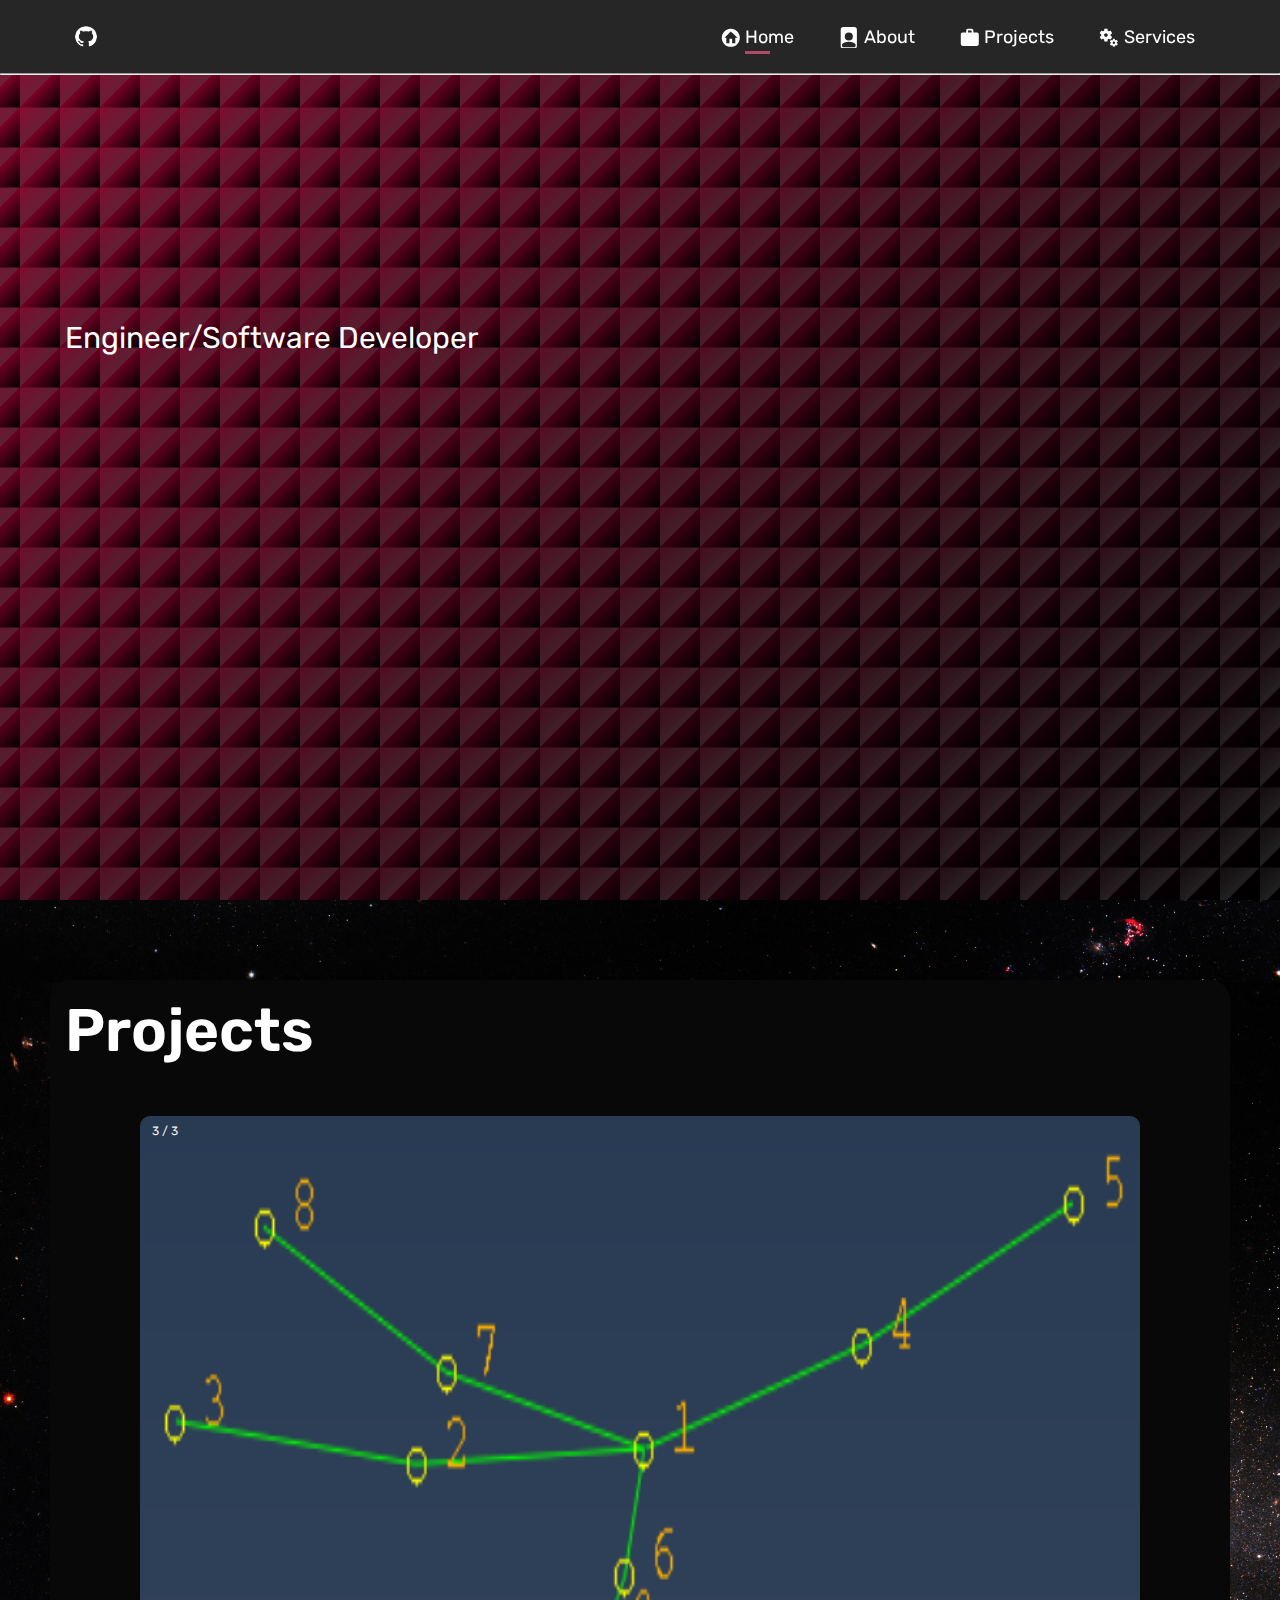
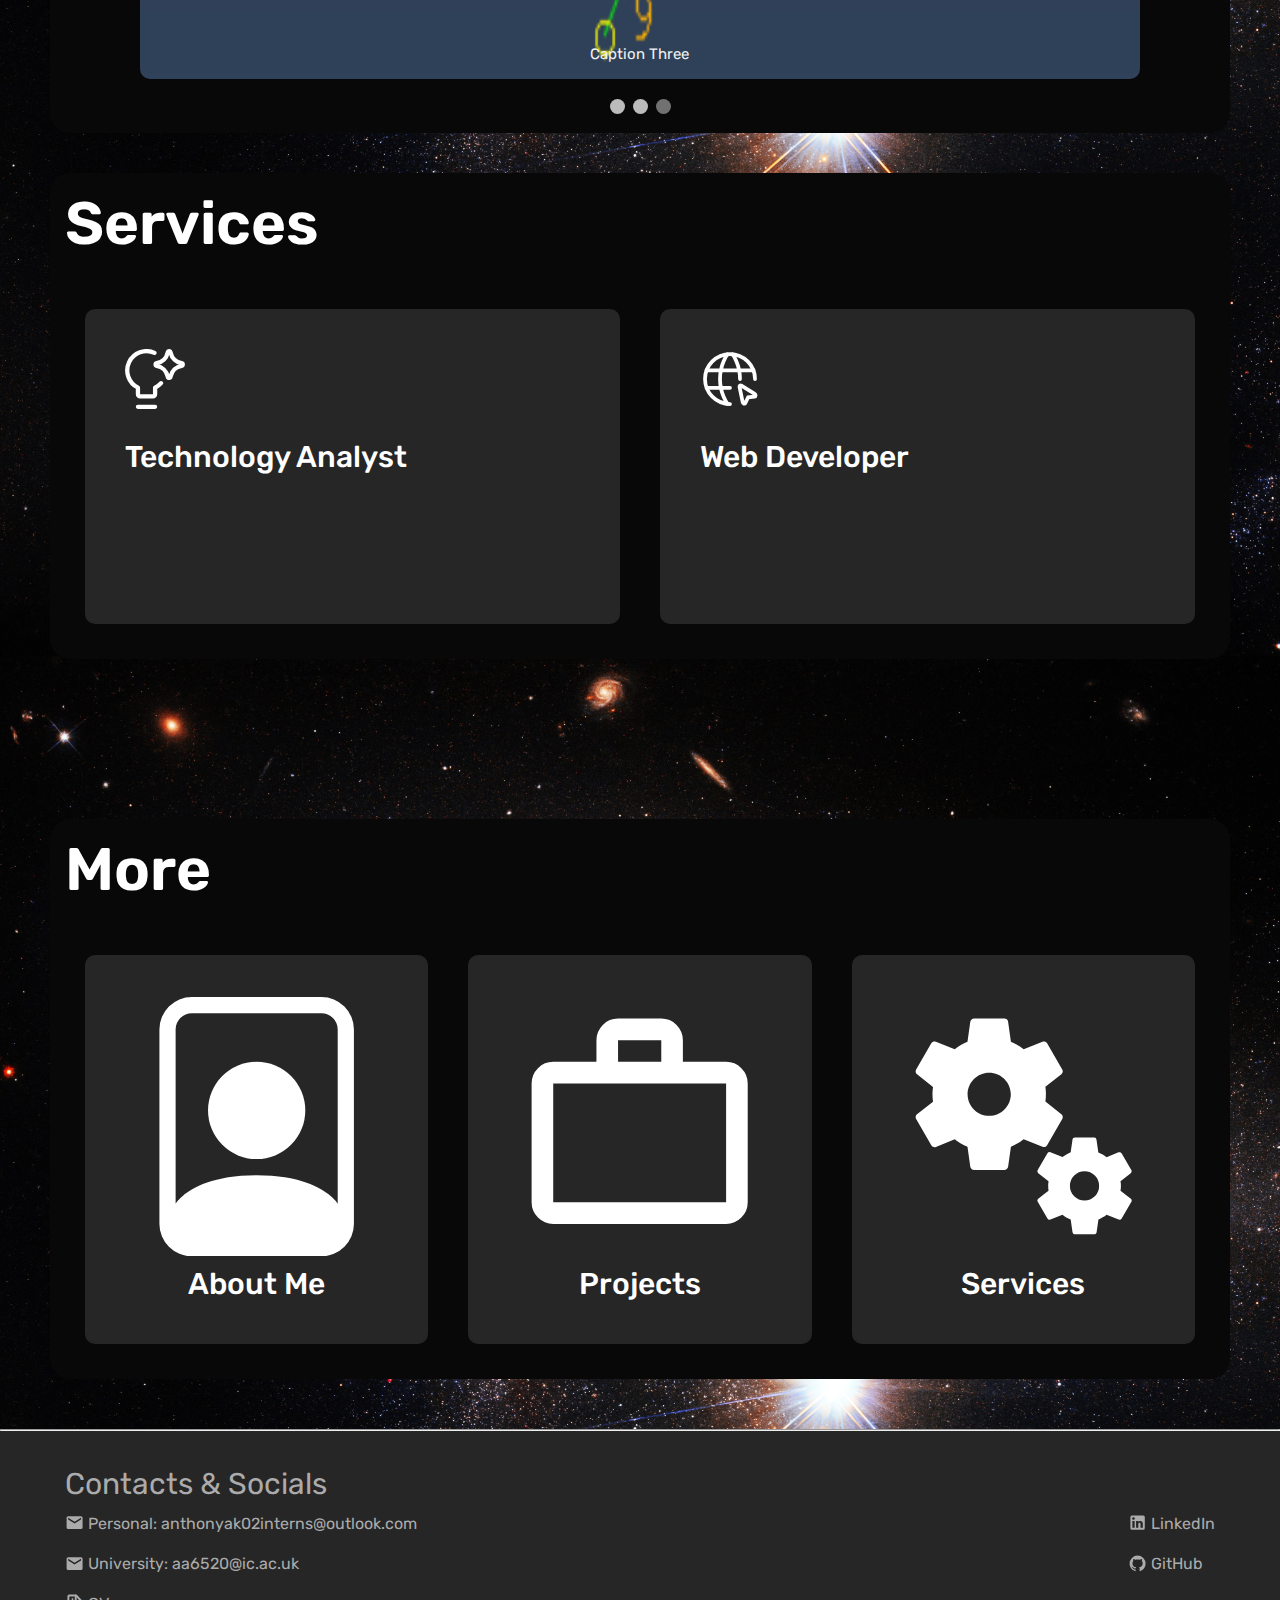
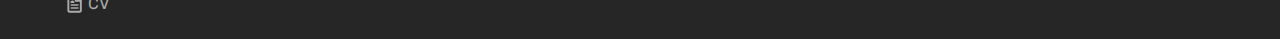
<file: index.html>
<!DOCTYPE html>

<html>
    <head>
        <title>Anthony's Portfolio.</title>
        <link href='https://fonts.googleapis.com/css?family=Rubik' rel='stylesheet'>
        <link rel="stylesheet" href="assets/css/styles.css">
        <meta name="viewport" content="width=device-width, initial-scale=1.0">
        <meta charset="UTF-8">
        <!--<meta http-equiv="X-UA-Compatible" content="IE=edge">
        -->
        <!--<link href="https://fonts.googleapis.com/css?family=Revalia|Wallpoet" rel="stylesheet">
        -->
    </head>

    <body id="index-body">
        
        <div class="Page Front">
            <section class="section ClassNav sticky" id="NavHeader">
                <div class="container">
                    <nav>
                        <img src="assets/images/GHub-Light.png" class="logo">

                        <!-- <div class="menu icon" onclick="hamBurger()" style="display: none;">
                            <div class="bar" id="bar1"></div>
                            <div class="bar" id="bar2"></div>
                            <div class="bar" id="bar3"></div>
                        </div> -->

                        <ul>
                            <li class="menu icon" onclick="hamBurger()" id="HamButton">
                                <!-- <div class="menu icon" onclick="hamBurger()"> -->
                                    <div class="bar" id="bar1"></div>
                                    <div class="bar" id="bar2"></div>
                                    <div class="bar" id="bar3"></div>
                                <!-- </div> -->
                            </li>
                            
                            <li>
                                <a class="icon" href="index.html" target="_self">
                                    <svg xmlns="http://www.w3.org/2000/svg" viewBox="0 0 24 24">
                                        <path fill="currentColor" d="M19.07 4.93C17.22 3 14.66 1.96 12 2c-2.66-.04-5.21 1-7.06 2.93C3 6.78 1.96 9.34 2 12c-.04 2.66 1 5.21 2.93 7.06C6.78 21 9.34 22.04 12 22c2.66.04 5.21-1 7.06-2.93C21 17.22 22.04 14.66 22 12c.04-2.66-1-5.22-2.93-7.07M17 12v6h-3.5v-5h-3v5H7v-6H5l7-7l7.5 7z" />
                                    </svg>
                                </a>
                                <a class="LinkText active-link" href='index.html' target="_self" title="index.html">Home</a>
                            </li>

                            <li>
                                <a class="icon" href="about.html" target="_self">
                                    <svg xmlns="http://www.w3.org/2000/svg" viewBox="0 0 16 16">
                                        <path fill="currentColor" d="M12 0H4a2 2 0 0 0-2 2v12a2 2 0 0 0 2 2h8a2 2 0 0 0 2-2V2a2 2 0 0 0-2-2m-1 7a3 3 0 1 1-6 0a3 3 0 0 1 6 0m-3 4c2.623 0 4.146.826 5 1.755V14a1 1 0 0 1-1 1H4a1 1 0 0 1-1-1v-1.245C3.854 11.825 5.377 11 8 11" />
                                    </svg>
                                </a>
                                <a class="LinkText" href="about.html" target="_self" title="about.html">About</a>
                            </li>

                            <li>
                                <a class="icon" href="projects.html" target="_self">
                                    <svg xmlns="http://www.w3.org/2000/svg" viewBox="0 0 24 24">
                                        <path fill="currentColor" d="M10 2h4a2 2 0 0 1 2 2v2h4a2 2 0 0 1 2 2v11a2 2 0 0 1-2 2H4a2 2 0 0 1-2-2V8c0-1.11.89-2 2-2h4V4c0-1.11.89-2 2-2m4 4V4h-4v2z" />
                                    </svg>
                                </a>
                                <a class="LinkText" href="projects.html" target="_self" title="https://github.com/Antsstar">Projects</a>
                            </li>

                            <li>
                                <a class="icon" href="services.html" target="_self">
                                    <svg xmlns="http://www.w3.org/2000/svg" viewBox="0 0 24 24">
                                        <path fill="currentColor" d="m14.17 13.71l1.4-2.42c.09-.15.05-.34-.08-.45l-1.48-1.16c.03-.22.05-.45.05-.68s-.02-.46-.05-.69l1.48-1.16c.13-.11.17-.3.08-.45l-1.4-2.42c-.09-.15-.27-.21-.43-.15l-1.74.7c-.36-.28-.75-.51-1.18-.69l-.26-1.85a.364.364 0 0 0-.35-.29h-2.8c-.17 0-.32.13-.35.3L6.8 4.15c-.42.18-.82.41-1.18.69l-1.74-.7c-.16-.06-.34 0-.43.15l-1.4 2.42c-.09.15-.05.34.08.45l1.48 1.16c-.03.22-.05.45-.05.68s.02.46.05.69l-1.48 1.16c-.13.11-.17.3-.08.45l1.4 2.42c.09.15.27.21.43.15l1.74-.7c.36.28.75.51 1.18.69l.26 1.85c.03.16.18.29.35.29h2.8c.17 0 .32-.13.35-.3l.26-1.85c.42-.18.82-.41 1.18-.69l1.74.7c.16.06.34 0 .43-.15M8.81 11c-1.1 0-2-.9-2-2s.9-2 2-2s2 .9 2 2s-.9 2-2 2m13.11 7.67l-.96-.74c.02-.14.04-.29.04-.44s-.01-.3-.04-.44l.95-.74c.08-.07.11-.19.05-.29l-.9-1.55c-.05-.1-.17-.13-.28-.1l-1.11.45c-.23-.18-.48-.33-.76-.44l-.17-1.18a.216.216 0 0 0-.21-.2h-1.79c-.11 0-.21.08-.22.19l-.17 1.18c-.27.12-.53.26-.76.44l-1.11-.45a.23.23 0 0 0-.28.1l-.9 1.55c-.05.1-.04.22.05.29l.95.74a3.2 3.2 0 0 0 0 .88l-.95.74c-.08.07-.11.19-.05.29l.9 1.55c.05.1.17.13.28.1l1.11-.45c.23.18.48.33.76.44l.17 1.18c.02.11.11.19.22.19h1.79c.11 0 .21-.08.22-.19l.17-1.18c.27-.12.53-.26.75-.44l1.12.45c.1.04.22 0 .28-.1l.9-1.55c.06-.09.03-.21-.05-.28m-4.29.16a1.35 1.35 0 1 1 .001-2.701a1.35 1.35 0 0 1-.001 2.701" />
                                    </svg>
                                </a>
                                <a class="LinkText" href="services.html" target="_self" title="https://github.com/Antsstar">Services</a>
                            </li>
                        </ul>
                    </nav>
                </div>
            </section>

        <!-- -------------------------------------------- TopOffset -------------------------------------------- -->
            <section class="section TopOffset" id="TopOffset">
                <hr>
            </section>

        <!-- -------------------------------------------- SideBar -------------------------------------------- -->
            <section class="section SideBar" id="SideBar">
                <div class="container">
                    <nav>
                        <ul>
                            <li>
                                <a class="icon" href="index.html" target="_self">
                                    <svg xmlns="http://www.w3.org/2000/svg" viewBox="0 0 24 24">
                                        <path fill="currentColor" d="M19.07 4.93C17.22 3 14.66 1.96 12 2c-2.66-.04-5.21 1-7.06 2.93C3 6.78 1.96 9.34 2 12c-.04 2.66 1 5.21 2.93 7.06C6.78 21 9.34 22.04 12 22c2.66.04 5.21-1 7.06-2.93C21 17.22 22.04 14.66 22 12c.04-2.66-1-5.22-2.93-7.07M17 12v6h-3.5v-5h-3v5H7v-6H5l7-7l7.5 7z" />
                                    </svg>
                                </a>
                                <a class="LinkText active-link" href='index.html' target="_self" title="index.html">Home</a>
                            </li>

                            <li>
                                <a class="icon" href="about.html" target="_self">
                                    <svg xmlns="http://www.w3.org/2000/svg" viewBox="0 0 16 16">
                                        <path fill="currentColor" d="M12 0H4a2 2 0 0 0-2 2v12a2 2 0 0 0 2 2h8a2 2 0 0 0 2-2V2a2 2 0 0 0-2-2m-1 7a3 3 0 1 1-6 0a3 3 0 0 1 6 0m-3 4c2.623 0 4.146.826 5 1.755V14a1 1 0 0 1-1 1H4a1 1 0 0 1-1-1v-1.245C3.854 11.825 5.377 11 8 11" />
                                    </svg>
                                </a>
                                <a class="LinkText" href="about.html" target="_self" title="about.html">About</a>
                            </li>

                            <li>
                                <a class="icon" href="projects.html" target="_self">
                                    <svg xmlns="http://www.w3.org/2000/svg" viewBox="0 0 24 24">
                                        <path fill="currentColor" d="M10 2h4a2 2 0 0 1 2 2v2h4a2 2 0 0 1 2 2v11a2 2 0 0 1-2 2H4a2 2 0 0 1-2-2V8c0-1.11.89-2 2-2h4V4c0-1.11.89-2 2-2m4 4V4h-4v2z" />
                                    </svg>
                                </a>
                                <a class="LinkText" href="projects.html" target="_self" title="https://github.com/Antsstar">Projects</a>
                            </li>

                            <li>
                                <a class="icon" href="services.html" target="_self">
                                    <svg xmlns="http://www.w3.org/2000/svg" viewBox="0 0 24 24">
                                        <path fill="currentColor" d="m14.17 13.71l1.4-2.42c.09-.15.05-.34-.08-.45l-1.48-1.16c.03-.22.05-.45.05-.68s-.02-.46-.05-.69l1.48-1.16c.13-.11.17-.3.08-.45l-1.4-2.42c-.09-.15-.27-.21-.43-.15l-1.74.7c-.36-.28-.75-.51-1.18-.69l-.26-1.85a.364.364 0 0 0-.35-.29h-2.8c-.17 0-.32.13-.35.3L6.8 4.15c-.42.18-.82.41-1.18.69l-1.74-.7c-.16-.06-.34 0-.43.15l-1.4 2.42c-.09.15-.05.34.08.45l1.48 1.16c-.03.22-.05.45-.05.68s.02.46.05.69l-1.48 1.16c-.13.11-.17.3-.08.45l1.4 2.42c.09.15.27.21.43.15l1.74-.7c.36.28.75.51 1.18.69l.26 1.85c.03.16.18.29.35.29h2.8c.17 0 .32-.13.35-.3l.26-1.85c.42-.18.82-.41 1.18-.69l1.74.7c.16.06.34 0 .43-.15M8.81 11c-1.1 0-2-.9-2-2s.9-2 2-2s2 .9 2 2s-.9 2-2 2m13.11 7.67l-.96-.74c.02-.14.04-.29.04-.44s-.01-.3-.04-.44l.95-.74c.08-.07.11-.19.05-.29l-.9-1.55c-.05-.1-.17-.13-.28-.1l-1.11.45c-.23-.18-.48-.33-.76-.44l-.17-1.18a.216.216 0 0 0-.21-.2h-1.79c-.11 0-.21.08-.22.19l-.17 1.18c-.27.12-.53.26-.76.44l-1.11-.45a.23.23 0 0 0-.28.1l-.9 1.55c-.05.1-.04.22.05.29l.95.74a3.2 3.2 0 0 0 0 .88l-.95.74c-.08.07-.11.19-.05.29l.9 1.55c.05.1.17.13.28.1l1.11-.45c.23.18.48.33.76.44l.17 1.18c.02.11.11.19.22.19h1.79c.11 0 .21-.08.22-.19l.17-1.18c.27-.12.53-.26.75-.44l1.12.45c.1.04.22 0 .28-.1l.9-1.55c.06-.09.03-.21-.05-.28m-4.29.16a1.35 1.35 0 1 1 .001-2.701a1.35 1.35 0 0 1-.001 2.701" />
                                    </svg>
                                </a>
                                <a class="LinkText" href="services.html" target="_self" title="https://github.com/Antsstar">Services</a>
                            </li>
                        </ul>
                    </nav>
                </div>
            </section>

        <!-- -------------------------------------------- Home -------------------------------------------- -->
            <section class="section ClassHome" id="Home">
                <!-- <hr> -->

                <div class="container">
                    <div class="header-text">
                        <p>Engineer/Software Developer</p>
                        <!-- <h1>Imperial Aeronautical Engineering Undergrad and Software Enthusisast</h1> -->
                        <!-- <h1>Aeronautical Engineer<br>Imperial Undergrad<br>Software Enthusisast</h1> -->
                    </div>
                </div>

            </section>
        </div>

        <div class="Page">
        <!-- -------------------------------------------- Projects -------------------------------------------- -->
            <section class="section ClassProjects" id="Projects">

                <div class="container">
                    <h1 class="sub-title">Projects</h1>

                    <div class="slideShow unselctable">

                        <div class="slideContainer" id="testing">
                            <div class="all-Slides">
                                <div class="slides fade active-tab" id="Slide1">
                                    <div class="numbertext">1 / 3</div>
                                    <img src="/assets/images/LidDrivenWhite.svg" alt="" draggable="false">
                                    <div class="caption">Caption One</div>
                                    <div class="layer">
                                        <h3>Fluid Simulation</h3>
                                        <p>Developing a Parallel Algorithm to solve Navier-Stokes equations for enclosed flow.</p>
                                    </div>
                                </div>
                            
                                <div class="slides fade" id="Slide2">
                                    <div class="numbertext">2 / 3</div>
                                    <img src="/assets/images/FillerIMG.png" alt="" draggable="false">
                                    <div class="caption">Caption Two</div>
                                    <div class="layer">
                                        <h3>Satellite Broadband Simulation</h3>
                                        <p>Investigating connection quality with NTN designs.</p>
                                    </div>
                                </div>
                            
                                <div class="slides fade" id="Slide3">
                                    <div class="numbertext">3 / 3</div>
                                    <img src="/assets/images/TestIMG.png" alt="" draggable="false">
                                    <div class="caption">Caption Three</div>
                                    <div class="layer">
                                        <h3>Portfolio Website Development</h3>
                                        <p>General Process to designing my Website.</p>
                                    </div>
                                </div>
                            </div>
                        </div>



                        <!-- <div style="text-align:center"> -->
                        <div style="text-align:center">
                            <span class="dot active" onclick="showSlide(1)"></span>
                            <span class="dot" onclick="showSlide(2)"></span>
                            <span class="dot" onclick="showSlide(3)"></span>
                        </div>

                    </div>

                    <!-- <p>Hi this is the end</p> -->
                </div>

            </section>
        <!-- </div>

        <div class="Page"> -->
        <!-- -------------------------------------------- Services -------------------------------------------- -->
            <section class="section ClassServices" id="Services">

                <div class="container">
                    <!-- <div class="header-text">
                        <p>Services</p>
                    </div> -->
                    <h1 class="sub-title">Services</h1>
                    <div class="tiled-list" id="services-list">
                        <div>
                            <!-- <svg xmlns="http://www.w3.org/2000/svg" class="icon" viewBox="0 0 14 14">
                                <path fill="currentColor" fill-rule="evenodd" d="M7.527 9.331a5 5 0 0 0 1.49-1.319a2 2 0 0 1-.273-.661l-.019-.088a1.29 1.29 0 0 0-1.042-.998c-2.072-.36-2.072-3.334 0-3.695a1.29 1.29 0 0 0 1.03-.948a5 5 0 1 0-6.187 7.709V10.5a1 1 0 0 0 1 1h3a1 1 0 0 0 1-1V9.331Zm-5 3.919a.75.75 0 0 1 .75-.75h3.5a.75.75 0 0 1 0 1.5h-3.5a.75.75 0 0 1-.75-.75m7.28-11.533C9.99.881 11.18.876 11.37 1.71l.009.04l.018.078a2.4 2.4 0 0 0 1.921 1.812c.872.152.872 1.404 0 1.556a2.4 2.4 0 0 0-1.925 1.827l-.023.102c-.19.835-1.381.83-1.565-.007l-.019-.087A2.38 2.38 0 0 0 7.87 5.194c-.871-.151-.871-1.401 0-1.553a2.38 2.38 0 0 0 1.915-1.826L9.8 1.75z" clip-rule="evenodd" />
                            </svg> -->
                            <svg xmlns="http://www.w3.org/2000/svg" class="icon" viewBox="0 0 14 14">
                                <g fill="none" stroke="currentColor" stroke-linecap="round" stroke-linejoin="round">
                                    <path d="M8.406 7.97c-.386.44-.856.8-1.385 1.061v1.5a.5.5 0 0 1-.5.5h-3a.5.5 0 0 1-.5-.5v-1.5A4.5 4.5 0 0 1 6.875.9M3.021 13.5h4" />
                                    <path d="M7.395 3.934c-.351-.061-.351-.565 0-.626A3.18 3.18 0 0 0 9.953.858L9.974.76c.076-.347.57-.349.649-.003l.026.113a3.19 3.19 0 0 0 2.565 2.435c.353.062.353.568 0 .63A3.19 3.19 0 0 0 10.65 6.37l-.026.113c-.079.346-.573.344-.649-.003l-.02-.097a3.18 3.18 0 0 0-2.56-2.45Z" />
                                </g>
                            </svg>
                            <h2>Technology Analyst</h2>
                            <!-- <p>Lorem ipsum, dolor sit amet consectetur adipisicing elit. Necessitatibus, veniam neque voluptatem, 
                                repudiandae consectetur eum possimus harum sit dolores accusantium ab distinctio voluptates. 
                                Unde exercitationem quod dolorem provident laborum quidem.</p> -->
                            <p>Introduced to by my Summer Internship at OFCOM, I have developed confidence in researching an 
                                emerging Technology and providing an analysis on field. These cover history, enabling technology, 
                                innovation, investors, targeted audience, and performance metrics.
                            </p>
                            <a href="#">Learn More</a>
                        </div>

                        <div>
                            <svg xmlns="http://www.w3.org/2000/svg" class="icon" viewBox="0 0 24 24">
                                <g fill="none" stroke="currentColor" stroke-width="1.5">
                                    <path stroke-linecap="round" stroke-linejoin="round" d="M22 12c0-5.523-4.477-10-10-10S2 6.477 2 12s4.477 10 10 10" />
                                    <path stroke-linecap="round" stroke-linejoin="round" d="M13 2.05S16 6 16 12m-5 9.95S8 18 8 12s3-9.95 3-9.95M2.63 15.5H12m-9.37-7h18.74" />
                                    <path d="M21.879 17.917c.494.304.463 1.043-.045 1.101l-2.567.291l-1.151 2.312c-.228.459-.933.234-1.05-.334l-1.255-6.116c-.099-.48.333-.782.75-.525z" clip-rule="evenodd" />
                                </g>
                            </svg>
                            <h2>Web Developer</h2>
                            <!-- <p>Lorem ipsum, dolor sit amet consectetur adipisicing elit. Necessitatibus, veniam neque voluptatem, 
                                repudiandae consectetur eum possimus harum sit dolores accusantium ab distinctio voluptates. 
                                Unde exercitationem quod dolorem provident laborum quidem.</p> -->
                            <p>Revisiting an old Interest, I am building experience in designing Websites and/or Apps.
                                My previous experience in Graphics Design, paired with my developed skillset in Coding, has brought
                                me back to Web Design, a career revealed to me by my Work Expereience at Expedia.
                            </p>
                            <a href="#">Learn More</a>
                        </div>

                        <!-- <div>
                            <h2>Technology Analyst</h2>
                            <p>Lorem ipsum, dolor sit amet consectetur adipisicing elit. Necessitatibus, veniam neque voluptatem, 
                                repudiandae consectetur eum possimus harum sit dolores accusantium ab distinctio voluptates. 
                                Unde exercitationem quod dolorem provident laborum quidem.</p>
                            <a href="#">Learn More</a>
                        </div> -->
                    </div>

                </div>

            </section>
        </div>

        <div class="Page Last">
        <!-- -------------------------------------------- More -------------------------------------------- -->
            <section class="section ClassMore" id="More">

                <div class="container">
                    <!-- <div class="header-text">
                        <p>More</p>
                    </div> -->
                    <h1 class="sub-title">More</h1>
                    <div class="tiled-list" id="more-list">
                        <a href="about.html">
                            <div>
                                <!-- <a href="about.html"> -->
                                <!-- <svg xmlns="http://www.w3.org/2000/svg" class="icon" viewBox="0 0 16 16">
                                    <path fill="currentColor" d="M12 0H4a2 2 0 0 0-2 2v12a2 2 0 0 0 2 2h8a2 2 0 0 0 2-2V2a2 2 0 0 0-2-2m-1 7a3 3 0 1 1-6 0a3 3 0 0 1 6 0m-3 4c2.623 0 4.146.826 5 1.755V14a1 1 0 0 1-1 1H4a1 1 0 0 1-1-1v-1.245C3.854 11.825 5.377 11 8 11" />
                                </svg> -->
                                <svg xmlns="http://www.w3.org/2000/svg" class="icon" viewBox="0 0 16 16">
                                    <g fill="currentColor">
                                        <path d="M12 1a1 1 0 0 1 1 1v10.755S12 11 8 11s-5 1.755-5 1.755V2a1 1 0 0 1 1-1zM4 0a2 2 0 0 0-2 2v12a2 2 0 0 0 2 2h8a2 2 0 0 0 2-2V2a2 2 0 0 0-2-2z" />
                                        <path d="M8 10a3 3 0 1 0 0-6a3 3 0 0 0 0 6" />
                                    </g>
                                </svg>
                                <h2>About Me</h2>
                                <!-- </a> -->
                            </div>
                        </a>

                        <a href="projects.html">
                            <div>
                                <!-- <svg xmlns="http://www.w3.org/2000/svg" class="icon" viewBox="0 0 24 24">
                                    <path fill="currentColor" d="M10 2h4a2 2 0 0 1 2 2v2h4a2 2 0 0 1 2 2v11a2 2 0 0 1-2 2H4a2 2 0 0 1-2-2V8c0-1.11.89-2 2-2h4V4c0-1.11.89-2 2-2m4 4V4h-4v2z" />
                                </svg> -->
                                <svg xmlns="http://www.w3.org/2000/svg" class="icon" viewBox="0 0 24 24">
                                    <path fill="currentColor" d="M4 21q-.825 0-1.412-.587T2 19V8q0-.825.588-1.412T4 6h4V4q0-.825.588-1.412T10 2h4q.825 0 1.413.588T16 4v2h4q.825 0 1.413.588T22 8v11q0 .825-.587 1.413T20 21zm0-2h16V8H4zm6-13h4V4h-4zM4 19V8z" />
                                </svg>
                                <!-- <h2>All My Projects</h2> -->
                                <h2>Projects</h2>
                            </div>
                        </a>

                        <a href="services.html">
                            <div>
                                <svg xmlns="http://www.w3.org/2000/svg" class="icon" viewBox="0 0 24 24">
                                    <path fill="currentColor" d="m14.17 13.71l1.4-2.42c.09-.15.05-.34-.08-.45l-1.48-1.16c.03-.22.05-.45.05-.68s-.02-.46-.05-.69l1.48-1.16c.13-.11.17-.3.08-.45l-1.4-2.42c-.09-.15-.27-.21-.43-.15l-1.74.7c-.36-.28-.75-.51-1.18-.69l-.26-1.85a.364.364 0 0 0-.35-.29h-2.8c-.17 0-.32.13-.35.3L6.8 4.15c-.42.18-.82.41-1.18.69l-1.74-.7c-.16-.06-.34 0-.43.15l-1.4 2.42c-.09.15-.05.34.08.45l1.48 1.16c-.03.22-.05.45-.05.68s.02.46.05.69l-1.48 1.16c-.13.11-.17.3-.08.45l1.4 2.42c.09.15.27.21.43.15l1.74-.7c.36.28.75.51 1.18.69l.26 1.85c.03.16.18.29.35.29h2.8c.17 0 .32-.13.35-.3l.26-1.85c.42-.18.82-.41 1.18-.69l1.74.7c.16.06.34 0 .43-.15M8.81 11c-1.1 0-2-.9-2-2s.9-2 2-2s2 .9 2 2s-.9 2-2 2m13.11 7.67l-.96-.74c.02-.14.04-.29.04-.44s-.01-.3-.04-.44l.95-.74c.08-.07.11-.19.05-.29l-.9-1.55c-.05-.1-.17-.13-.28-.1l-1.11.45c-.23-.18-.48-.33-.76-.44l-.17-1.18a.216.216 0 0 0-.21-.2h-1.79c-.11 0-.21.08-.22.19l-.17 1.18c-.27.12-.53.26-.76.44l-1.11-.45a.23.23 0 0 0-.28.1l-.9 1.55c-.05.1-.04.22.05.29l.95.74a3.2 3.2 0 0 0 0 .88l-.95.74c-.08.07-.11.19-.05.29l.9 1.55c.05.1.17.13.28.1l1.11-.45c.23.18.48.33.76.44l.17 1.18c.02.11.11.19.22.19h1.79c.11 0 .21-.08.22-.19l.17-1.18c.27-.12.53-.26.75-.44l1.12.45c.1.04.22 0 .28-.1l.9-1.55c.06-.09.03-.21-.05-.28m-4.29.16a1.35 1.35 0 1 1 .001-2.701a1.35 1.35 0 0 1-.001 2.701" />
                                </svg>
                                <!-- <h2>Potential Services</h2> -->
                                <h2>Services</h2>
                            </div>
                        </a>

                        <!-- <div>
                            <h2>Technology Analyst</h2>
                            <p>Lorem ipsum, dolor sit amet consectetur adipisicing elit. Necessitatibus, veniam neque voluptatem, 
                                repudiandae consectetur eum possimus harum sit dolores accusantium ab distinctio voluptates. 
                                Unde exercitationem quod dolorem provident laborum quidem.</p>
                            <a href="#">Learn More</a>
                        </div> -->
                    </div>
                </div>

            </section>

            <!-- -------------------------------------------- Footer -------------------------------------------- -->
            <section class="section ClassFooter" id="Footer">
                <hr>
                <div class="container">
                    <!-- <div class="header-text"> -->
                    <div class="footer-text">
                        <p>Contacts & Socials</p>
                        <!-- <h1>Contacts & Socials</h1> -->
                    </div>
                    
                    <div class="row">
                        <div id="Footer-Col-1">
                            <ul>
                                <li>
                                    <!-- <img src="assets/images/LinkIn.png" class="icon">
                                    <div class="LinkText">Personal Email: <a href='https://www.linkedin.com/in/anthony-akinola-b77a3b242/' target="_blank" title="https://www.linkedin.com/in/anthony-akinola-b77a3b242/">anthonyakin02@hotmail.com</a></div> -->
                                    <a class="icon" href="mailto:anthonyak02interns@outlook.com" target="_blank">
                                        <svg xmlns="http://www.w3.org/2000/svg" viewBox="0 0 24 24">
                                            <path fill="currentColor" d="m20 8l-8 5l-8-5V6l8 5l8-5m0-2H4c-1.11 0-2 .89-2 2v12a2 2 0 0 0 2 2h16a2 2 0 0 0 2-2V6a2 2 0 0 0-2-2" />
                                        </svg>
                                    </a>
                                    <div class="info">Personal:</div> <a class="LinkText" href="mailto:anthonyak02interns@outlook.com" target="_blank" title="mailto:anthonyak02interns@outlook.com">anthonyak02interns@outlook.com</a>
                                </li>

                                <li>
                                    <a class="icon" href="mailto:aa6520@ic.ac.uk" target="_blank">
                                        <svg xmlns="http://www.w3.org/2000/svg" viewBox="0 0 24 24">
                                            <path fill="currentColor" d="m20 8l-8 5l-8-5V6l8 5l8-5m0-2H4c-1.11 0-2 .89-2 2v12a2 2 0 0 0 2 2h16a2 2 0 0 0 2-2V6a2 2 0 0 0-2-2" />
                                        </svg>
                                    </a>
                                    <div class="info">University:</div> <a class="LinkText" href="mailto:aa6520@ic.ac.uk" target="_blank" title="mailto:aa6520@ic.ac.uk">aa6520@ic.ac.uk</a>
                                </li>
        
                                <li>
                                    <a class="icon" href="https://www.linkedin.com/in/anthony-akinola-b77a3b242/" target="_blank">
                                        <svg xmlns="http://www.w3.org/2000/svg" viewBox="0 0 20 20">
                                            <g fill="currentColor">
                                                <path d="M7.8 6.35c.56 0 1.01-.45 1.01-1.01S8.36 4.33 7.8 4.33s-1.01.45-1.01 1.01s.45 1.01 1.01 1.01" />
                                                <path fill-rule="evenodd" d="M9.83 8.55c0-1.08-.91-1.86-2.03-1.86s-2.03.78-2.03 1.86v.51c0 .09.04.18.1.24s.15.1.24.1h3.38c.09 0 .18-.04.24-.1s.1-.15.1-.24zM5.75 11.5a.75.75 0 0 1 .75-.75h7a.75.75 0 0 1 0 1.5h-7a.75.75 0 0 1-.75-.75m0 3a.75.75 0 0 1 .75-.75h7a.75.75 0 0 1 0 1.5h-7a.75.75 0 0 1-.75-.75" clip-rule="evenodd" />
                                                <path fill-rule="evenodd" d="M2.5 2.5c0-1.102.898-2 2-2h6.69c.562 0 1.092.238 1.465.631l.006.007l4.312 4.702c.359.383.527.884.527 1.36v10.3c0 1.102-.898 2-2 2h-11c-1.102 0-2-.898-2-2zm8.689 0H4.5v15h11V7.192l-4.296-4.685l-.003-.001z" clip-rule="evenodd" />
                                                <path fill-rule="evenodd" d="M11.19.5a1 1 0 0 1 1 1v4.7h4.31a1 1 0 1 1 0 2h-5.31a1 1 0 0 1-1-1V1.5a1 1 0 0 1 1-1" clip-rule="evenodd" />
                                            </g>
                                        </svg>
                                    </a>
                                    <a class="LinkText" href='https://www.linkedin.com/in/anthony-akinola-b77a3b242/' target="_blank" title="https://www.linkedin.com/in/anthony-akinola-b77a3b242/">CV</a>
                                </li>
                            </ul>
                        </div>

                        <div id="Footer-Col-2">
                            <ul>
                                <li>
                                    <a class="icon" href="https://www.linkedin.com/in/anthony-akinola-b77a3b242/" target="_blank">
                                        <svg xmlns="http://www.w3.org/2000/svg" viewBox="0 0 24 24">
                                            <path fill="currentColor" d="M19 3a2 2 0 0 1 2 2v14a2 2 0 0 1-2 2H5a2 2 0 0 1-2-2V5a2 2 0 0 1 2-2zm-.5 15.5v-5.3a3.26 3.26 0 0 0-3.26-3.26c-.85 0-1.84.52-2.32 1.3v-1.11h-2.79v8.37h2.79v-4.93c0-.77.62-1.4 1.39-1.4a1.4 1.4 0 0 1 1.4 1.4v4.93zM6.88 8.56a1.68 1.68 0 0 0 1.68-1.68c0-.93-.75-1.69-1.68-1.69a1.69 1.69 0 0 0-1.69 1.69c0 .93.76 1.68 1.69 1.68m1.39 9.94v-8.37H5.5v8.37z" />
                                        </svg>
                                    </a>
                                    <a class="LinkText" href='https://www.linkedin.com/in/anthony-akinola-b77a3b242/' target="_blank" title="https://www.linkedin.com/in/anthony-akinola-b77a3b242/">LinkedIn</a>
                                </li>
        
                                <li>
                                    <a class="icon" href="https://github.com/AnthonyAkin" target="_blank">
                                        <svg xmlns="http://www.w3.org/2000/svg" viewBox="0 0 24 24">
                                            <path fill="currentColor" d="M12 2A10 10 0 0 0 2 12c0 4.42 2.87 8.17 6.84 9.5c.5.08.66-.23.66-.5v-1.69c-2.77.6-3.36-1.34-3.36-1.34c-.46-1.16-1.11-1.47-1.11-1.47c-.91-.62.07-.6.07-.6c1 .07 1.53 1.03 1.53 1.03c.87 1.52 2.34 1.07 2.91.83c.09-.65.35-1.09.63-1.34c-2.22-.25-4.55-1.11-4.55-4.92c0-1.11.38-2 1.03-2.71c-.1-.25-.45-1.29.1-2.64c0 0 .84-.27 2.75 1.02c.79-.22 1.65-.33 2.5-.33s1.71.11 2.5.33c1.91-1.29 2.75-1.02 2.75-1.02c.55 1.35.2 2.39.1 2.64c.65.71 1.03 1.6 1.03 2.71c0 3.82-2.34 4.66-4.57 4.91c.36.31.69.92.69 1.85V21c0 .27.16.59.67.5C19.14 20.16 22 16.42 22 12A10 10 0 0 0 12 2"/>
                                        </svg>
                                    </a>
                                    <a class="LinkText" href="https://github.com/AnthonyAkin" target="_blank" title="https://github.com/AnthonyAkin">GitHub</a>
                                </li>
                            </ul>
                        </div>
                        
                    </div>

                </div>

            </section>

        </div>


        <script src="assets/java/java.js"></script>
        <script src="assets/java/index.js"></script>
    </body>

</html>
</file>
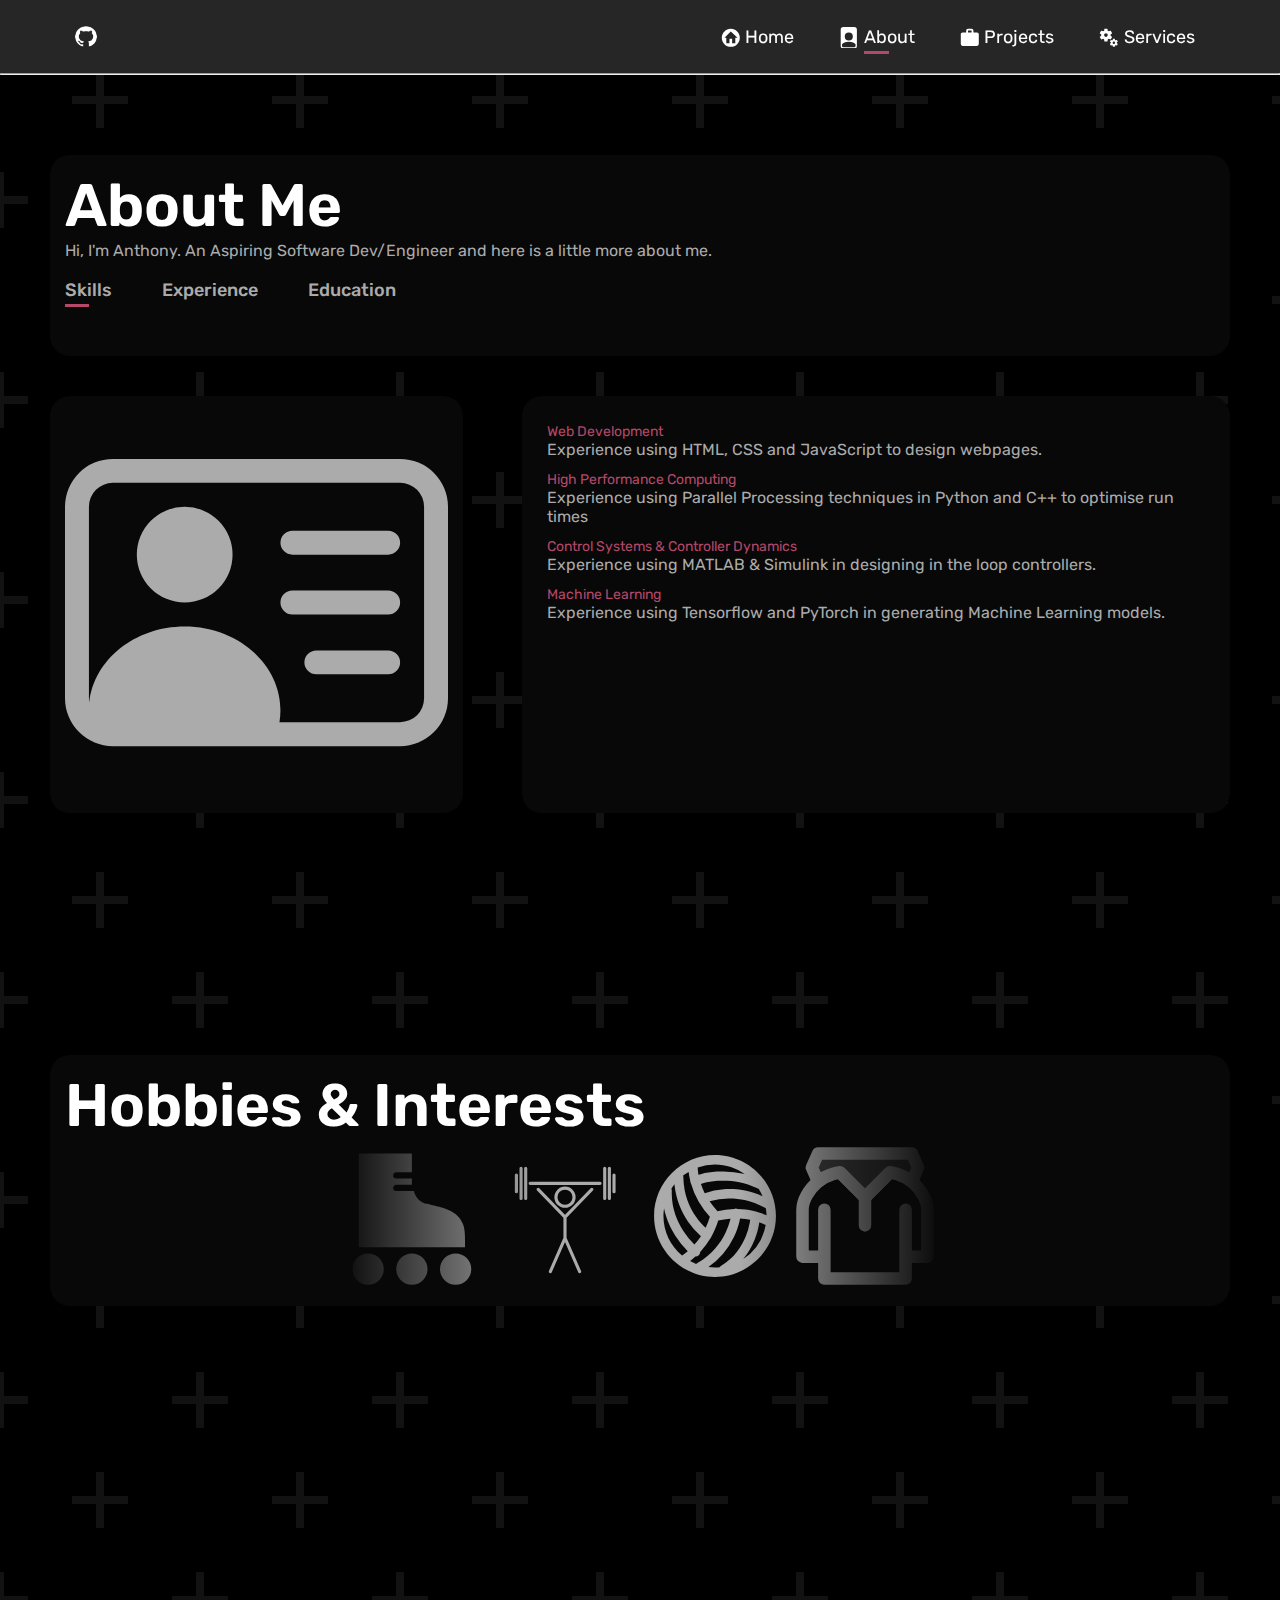
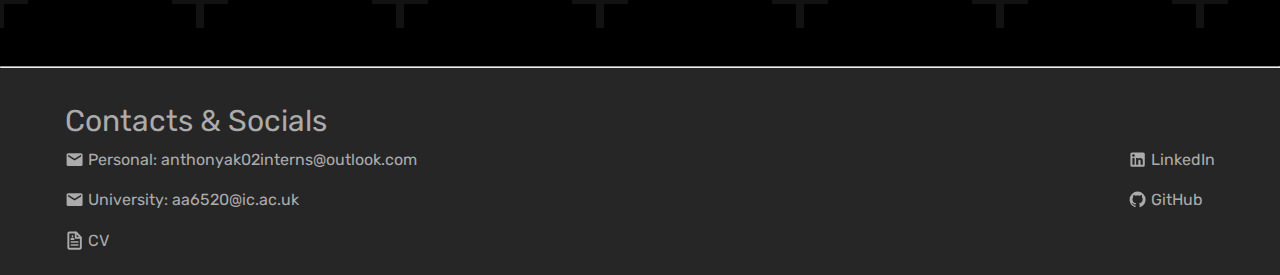
<file: about.html>
<!DOCTYPE html>

<html>
    <head>
        <title>Anthony's Portfolio.</title>
        <link href='https://fonts.googleapis.com/css?family=Rubik' rel='stylesheet'>
        <link rel="stylesheet" href="assets/css/styles.css">
        <!-- <link rel="stylesheet" href="assets/css/styles-About.css"> -->
        <meta name="viewport" content="width=device-width, initial-scale=1.0">
        <meta charset="UTF-8">
        <!--<meta http-equiv="X-UA-Compatible" content="IE=edge">
        -->
        <!--<link href="https://fonts.googleapis.com/css?family=Revalia|Wallpoet" rel="stylesheet">
        -->
    </head>

    <body>
        
        <!-- <div class="Page Front"> -->
            <section class="section ClassNav sticky" id="NavHeader">
                <div class="container">
                    <nav>
                        <img src="assets/images/GHub-Light.png" class="logo">


                        <ul>
                            <li class="menu icon" onclick="hamBurger()" id="HamButton">
                                <!-- <div class="menu icon" onclick="hamBurger()"> -->
                                    <div class="bar" id="bar1"></div>
                                    <div class="bar" id="bar2"></div>
                                    <div class="bar" id="bar3"></div>
                                <!-- </div> -->
                            </li>
                            
                            <li>
                                <a class="icon" href="index.html" target="_self">
                                    <svg xmlns="http://www.w3.org/2000/svg" viewBox="0 0 24 24">
                                        <path fill="currentColor" d="M19.07 4.93C17.22 3 14.66 1.96 12 2c-2.66-.04-5.21 1-7.06 2.93C3 6.78 1.96 9.34 2 12c-.04 2.66 1 5.21 2.93 7.06C6.78 21 9.34 22.04 12 22c2.66.04 5.21-1 7.06-2.93C21 17.22 22.04 14.66 22 12c.04-2.66-1-5.22-2.93-7.07M17 12v6h-3.5v-5h-3v5H7v-6H5l7-7l7.5 7z" />
                                    </svg>
                                </a>
                                <a class="LinkText" href='index.html' target="_self" title="index.html">Home</a>
                            </li>

                            <li>
                                <a class="icon" href="about.html" target="_self">
                                    <svg xmlns="http://www.w3.org/2000/svg" viewBox="0 0 16 16">
                                        <path fill="currentColor" d="M12 0H4a2 2 0 0 0-2 2v12a2 2 0 0 0 2 2h8a2 2 0 0 0 2-2V2a2 2 0 0 0-2-2m-1 7a3 3 0 1 1-6 0a3 3 0 0 1 6 0m-3 4c2.623 0 4.146.826 5 1.755V14a1 1 0 0 1-1 1H4a1 1 0 0 1-1-1v-1.245C3.854 11.825 5.377 11 8 11" />
                                    </svg>
                                </a>
                                <a class="LinkText active-link" href="about.html" target="_self" title="about.html">About</a>
                            </li>

                            <li>
                                <a class="icon" href="projects.html" target="_self">
                                    <svg xmlns="http://www.w3.org/2000/svg" viewBox="0 0 24 24">
                                        <path fill="currentColor" d="M10 2h4a2 2 0 0 1 2 2v2h4a2 2 0 0 1 2 2v11a2 2 0 0 1-2 2H4a2 2 0 0 1-2-2V8c0-1.11.89-2 2-2h4V4c0-1.11.89-2 2-2m4 4V4h-4v2z" />
                                    </svg>
                                </a>
                                <a class="LinkText" href="projects.html" target="_self" title="https://github.com/Antsstar">Projects</a>
                            </li>

                            <li>
                                <a class="icon" href="services.html" target="_self">
                                    <svg xmlns="http://www.w3.org/2000/svg" viewBox="0 0 24 24">
                                        <path fill="currentColor" d="m14.17 13.71l1.4-2.42c.09-.15.05-.34-.08-.45l-1.48-1.16c.03-.22.05-.45.05-.68s-.02-.46-.05-.69l1.48-1.16c.13-.11.17-.3.08-.45l-1.4-2.42c-.09-.15-.27-.21-.43-.15l-1.74.7c-.36-.28-.75-.51-1.18-.69l-.26-1.85a.364.364 0 0 0-.35-.29h-2.8c-.17 0-.32.13-.35.3L6.8 4.15c-.42.18-.82.41-1.18.69l-1.74-.7c-.16-.06-.34 0-.43.15l-1.4 2.42c-.09.15-.05.34.08.45l1.48 1.16c-.03.22-.05.45-.05.68s.02.46.05.69l-1.48 1.16c-.13.11-.17.3-.08.45l1.4 2.42c.09.15.27.21.43.15l1.74-.7c.36.28.75.51 1.18.69l.26 1.85c.03.16.18.29.35.29h2.8c.17 0 .32-.13.35-.3l.26-1.85c.42-.18.82-.41 1.18-.69l1.74.7c.16.06.34 0 .43-.15M8.81 11c-1.1 0-2-.9-2-2s.9-2 2-2s2 .9 2 2s-.9 2-2 2m13.11 7.67l-.96-.74c.02-.14.04-.29.04-.44s-.01-.3-.04-.44l.95-.74c.08-.07.11-.19.05-.29l-.9-1.55c-.05-.1-.17-.13-.28-.1l-1.11.45c-.23-.18-.48-.33-.76-.44l-.17-1.18a.216.216 0 0 0-.21-.2h-1.79c-.11 0-.21.08-.22.19l-.17 1.18c-.27.12-.53.26-.76.44l-1.11-.45a.23.23 0 0 0-.28.1l-.9 1.55c-.05.1-.04.22.05.29l.95.74a3.2 3.2 0 0 0 0 .88l-.95.74c-.08.07-.11.19-.05.29l.9 1.55c.05.1.17.13.28.1l1.11-.45c.23.18.48.33.76.44l.17 1.18c.02.11.11.19.22.19h1.79c.11 0 .21-.08.22-.19l.17-1.18c.27-.12.53-.26.75-.44l1.12.45c.1.04.22 0 .28-.1l.9-1.55c.06-.09.03-.21-.05-.28m-4.29.16a1.35 1.35 0 1 1 .001-2.701a1.35 1.35 0 0 1-.001 2.701" />
                                    </svg>
                                </a>
                                <a class="LinkText" href="services.html" target="_self" title="https://github.com/Antsstar">Services</a>
                            </li>
                        </ul>
                    </nav>
                </div>
            </section>

        <!-- -------------------------------------------- TopOffset -------------------------------------------- -->
            <section class="section TopOffset" id="TopOffset">
                <hr>
            </section>

        <!-- -------------------------------------------- SideBar -------------------------------------------- -->
            <section class="section SideBar" id="SideBar">
                <div class="container">
                    <nav>
                        <ul>
                            <li>
                                <a class="icon" href="index.html" target="_self">
                                    <svg xmlns="http://www.w3.org/2000/svg" viewBox="0 0 24 24">
                                        <path fill="currentColor" d="M19.07 4.93C17.22 3 14.66 1.96 12 2c-2.66-.04-5.21 1-7.06 2.93C3 6.78 1.96 9.34 2 12c-.04 2.66 1 5.21 2.93 7.06C6.78 21 9.34 22.04 12 22c2.66.04 5.21-1 7.06-2.93C21 17.22 22.04 14.66 22 12c.04-2.66-1-5.22-2.93-7.07M17 12v6h-3.5v-5h-3v5H7v-6H5l7-7l7.5 7z" />
                                    </svg>
                                </a>
                                <a class="LinkText" href='index.html' target="_self" title="index.html">Home</a>
                            </li>

                            <li>
                                <a class="icon" href="about.html" target="_self">
                                    <svg xmlns="http://www.w3.org/2000/svg" viewBox="0 0 16 16">
                                        <path fill="currentColor" d="M12 0H4a2 2 0 0 0-2 2v12a2 2 0 0 0 2 2h8a2 2 0 0 0 2-2V2a2 2 0 0 0-2-2m-1 7a3 3 0 1 1-6 0a3 3 0 0 1 6 0m-3 4c2.623 0 4.146.826 5 1.755V14a1 1 0 0 1-1 1H4a1 1 0 0 1-1-1v-1.245C3.854 11.825 5.377 11 8 11" />
                                    </svg>
                                </a>
                                <a class="LinkText active-link" href="about.html" target="_self" title="about.html">About</a>
                            </li>

                            <li>
                                <a class="icon" href="projects.html" target="_self">
                                    <svg xmlns="http://www.w3.org/2000/svg" viewBox="0 0 24 24">
                                        <path fill="currentColor" d="M10 2h4a2 2 0 0 1 2 2v2h4a2 2 0 0 1 2 2v11a2 2 0 0 1-2 2H4a2 2 0 0 1-2-2V8c0-1.11.89-2 2-2h4V4c0-1.11.89-2 2-2m4 4V4h-4v2z" />
                                    </svg>
                                </a>
                                <a class="LinkText" href="projects.html" target="_self" title="https://github.com/Antsstar">Projects</a>
                            </li>

                            <li>
                                <a class="icon" href="services.html" target="_self">
                                    <svg xmlns="http://www.w3.org/2000/svg" viewBox="0 0 24 24">
                                        <path fill="currentColor" d="m14.17 13.71l1.4-2.42c.09-.15.05-.34-.08-.45l-1.48-1.16c.03-.22.05-.45.05-.68s-.02-.46-.05-.69l1.48-1.16c.13-.11.17-.3.08-.45l-1.4-2.42c-.09-.15-.27-.21-.43-.15l-1.74.7c-.36-.28-.75-.51-1.18-.69l-.26-1.85a.364.364 0 0 0-.35-.29h-2.8c-.17 0-.32.13-.35.3L6.8 4.15c-.42.18-.82.41-1.18.69l-1.74-.7c-.16-.06-.34 0-.43.15l-1.4 2.42c-.09.15-.05.34.08.45l1.48 1.16c-.03.22-.05.45-.05.68s.02.46.05.69l-1.48 1.16c-.13.11-.17.3-.08.45l1.4 2.42c.09.15.27.21.43.15l1.74-.7c.36.28.75.51 1.18.69l.26 1.85c.03.16.18.29.35.29h2.8c.17 0 .32-.13.35-.3l.26-1.85c.42-.18.82-.41 1.18-.69l1.74.7c.16.06.34 0 .43-.15M8.81 11c-1.1 0-2-.9-2-2s.9-2 2-2s2 .9 2 2s-.9 2-2 2m13.11 7.67l-.96-.74c.02-.14.04-.29.04-.44s-.01-.3-.04-.44l.95-.74c.08-.07.11-.19.05-.29l-.9-1.55c-.05-.1-.17-.13-.28-.1l-1.11.45c-.23-.18-.48-.33-.76-.44l-.17-1.18a.216.216 0 0 0-.21-.2h-1.79c-.11 0-.21.08-.22.19l-.17 1.18c-.27.12-.53.26-.76.44l-1.11-.45a.23.23 0 0 0-.28.1l-.9 1.55c-.05.1-.04.22.05.29l.95.74a3.2 3.2 0 0 0 0 .88l-.95.74c-.08.07-.11.19-.05.29l.9 1.55c.05.1.17.13.28.1l1.11-.45c.23.18.48.33.76.44l.17 1.18c.02.11.11.19.22.19h1.79c.11 0 .21-.08.22-.19l.17-1.18c.27-.12.53-.26.75-.44l1.12.45c.1.04.22 0 .28-.1l.9-1.55c.06-.09.03-.21-.05-.28m-4.29.16a1.35 1.35 0 1 1 .001-2.701a1.35 1.35 0 0 1-.001 2.701" />
                                    </svg>
                                </a>
                                <a class="LinkText" href="services.html" target="_self" title="https://github.com/Antsstar">Services</a>
                            </li>
                        </ul>
                    </nav>
                </div>
            </section>

        <div class="Page">
        <!-- -------------------------------------------- Projects -------------------------------------------- -->
        <!-- </div>
        
        <div class="Page"> -->
            <section class="section About" id="About">
                <div class="container">
                    <h1 class="sub-title">About Me</h1>
                    <!-- <p> Lorem ipsum dolor, sit amet consectetur adipisicing elit. Incidunt sit modi quis eveniet.
                        Pariatur dicta alias, incidunt ea enim quaerat sapiente, minus accusamus ullam impedit deserunt. Velit, qui illum! Ab!
                    </p> -->
                    <p>Hi, I'm Anthony. An Aspiring Software Dev/Engineer and here is a little more about me.</p>
                    <br>
                    <div class="tab-titles">
                        <p class="LinkText tab-links active-link" onclick="opentab('skills')">Skills</p>
                        <p class="LinkText tab-links" onclick="opentab('experience')">Experience</p>
                        <p class="LinkText tab-links" onclick="opentab('education')">Education</p>
                    </div>
                </div>

            </section>

        <!-- -------------------------------------------- About -------------------------------------------- -->

            <section class="section Options" id="Options">
                <div class="container" id="parent">
                    <!-- <div class="tab-titles">
                        <p class="tab-links active-link" onclick="opentab('skills')">Skills</p>
                        <p class="tab-links" onclick="opentab('experience')">Experience</p>
                        <p class="tab-links" onclick="opentab('education')">Education</p>
                    </div> -->
                    <div class="row">
                        <div class="about-col-1">
                            <div class="container">
                                <div class="tab-contents active-tab" id="skills-pic">
                                    <svg xmlns="http://www.w3.org/2000/svg" viewBox="0 0 16 16">
                                        <g fill="currentColor">
                                            <path d="M5 8a2 2 0 1 0 0-4a2 2 0 0 0 0 4m4-2.5a.5.5 0 0 1 .5-.5h4a.5.5 0 0 1 0 1h-4a.5.5 0 0 1-.5-.5M9 8a.5.5 0 0 1 .5-.5h4a.5.5 0 0 1 0 1h-4A.5.5 0 0 1 9 8m1 2.5a.5.5 0 0 1 .5-.5h3a.5.5 0 0 1 0 1h-3a.5.5 0 0 1-.5-.5" />
                                            <path d="M2 2a2 2 0 0 0-2 2v8a2 2 0 0 0 2 2h12a2 2 0 0 0 2-2V4a2 2 0 0 0-2-2zM1 4a1 1 0 0 1 1-1h12a1 1 0 0 1 1 1v8a1 1 0 0 1-1 1H8.96q.04-.245.04-.5C9 10.567 7.21 9 5 9c-2.086 0-3.8 1.398-3.984 3.181A1 1 0 0 1 1 12z" />
                                        </g>
                                    </svg>
                                </div>

                                <div class="tab-contents" id="experience-pic">
                                    <svg xmlns="http://www.w3.org/2000/svg" viewBox="0 0 48 48">
                                        <path fill="currentColor" fill-rule="evenodd" d="M21.058 7.52c-2.698.984-4.814 3.285-5.659 6.174C13.898 14.464 13 15.44 13 16.5c0 1.198 1.144 2.287 3.01 3.093Q16 19.795 16 20a8 8 0 1 0 15.99-.407C33.856 18.787 35 17.698 35 16.5c0-1.061-.898-2.036-2.4-2.806c-.844-2.89-2.96-5.19-5.658-6.175A2 2 0 0 0 25 6h-2a2 2 0 0 0-1.942 1.52M22 12a1 1 0 0 0 1-1V8h2v3a1 1 0 1 0 2 0V9.722c1.587.81 2.868 2.253 3.525 4.056l-.008.035a1.4 1.4 0 0 1-.157.107c-.286.17-.758.356-1.412.526c-1.293.337-3.081.554-4.948.554s-3.655-.217-4.948-.554c-.654-.17-1.126-.356-1.412-.526a1.4 1.4 0 0 1-.157-.107l-.002-.009l-.006-.026c.657-1.803 1.938-3.247 3.525-4.056V11a1 1 0 0 0 1 1m-5.656 3.458l-.033.016c-.607.311-.974.607-1.167.828a.8.8 0 0 0-.138.198c.021.048.082.152.249.314c.313.303.871.668 1.724 1.017C18.675 18.525 21.157 19 24 19s5.325-.475 7.02-1.17c.854-.348 1.412-.713 1.725-1.016c.167-.162.228-.266.249-.314a.8.8 0 0 0-.138-.198c-.193-.221-.56-.517-1.167-.828l-.033-.016a3 3 0 0 1-.272.18c-.517.308-1.195.552-1.933.744C27.961 16.77 26 17 24 17s-3.961-.23-5.451-.618c-.738-.192-1.416-.436-1.933-.745a3 3 0 0 1-.272-.18m16.66 1.07L33 16.52zm0-.058q-.002 0-.003.01l.002-.008zm-18.006.006l-.001-.006l.002.01zm0 .048v-.005v.003l-.001.006zm14.996 3.75C28.27 20.734 26.21 21 24 21s-4.27-.267-5.994-.726a6 6 0 0 0 11.988 0m4.691 6.32a1 1 0 0 0-1.274-1.25A6.502 6.502 0 0 0 32 36.977V41a1 1 0 0 0 1 1h5a1 1 0 0 0 1-1v-4.022a6.502 6.502 0 0 0-1.411-11.635a1 1 0 0 0-1.274 1.251l.022.082l.557 2.6a1.425 1.425 0 1 1-2.788 0l.557-2.6zm4.164 2.263l-.1-.472a4.5 4.5 0 0 1-1.205 7.125a1 1 0 0 0-.545.93l.001.06V40h-3v-3.508l.001-.052a1 1 0 0 0-.544-.93a4.5 4.5 0 0 1-1.205-7.125l-.101.472a3.425 3.425 0 1 0 6.698 0m-20.496-.249L23 32.222v3.675c.205.052.525.103 1 .103s.795-.05 1-.103V32l2-1.5V42H6v-6c0-3.661 6.52-6.273 12.353-7.392m-3.878 7.66L21 35.181V40h-8v-7.82a31 31 0 0 1 3.35-1.07zM8 40h3v-6.921l-.074.039c-1.064.564-1.842 1.139-2.332 1.68C8.114 35.33 8 35.723 8 36zm16-2q-.566-.002-1-.067V40h2v-2.067q-.434.065-1 .067m-3.05-4.839l-2.508-1.95l-.917 2.521z" clip-rule="evenodd" />
                                    </svg>
                                </div>

                                <div class="tab-contents" id="education-pic">
                                    <svg xmlns="http://www.w3.org/2000/svg" viewBox="0 0 32 32">
                                        <path fill="currentColor" d="M26 30h-2v-3a5.006 5.006 0 0 0-5-5h-6a5.006 5.006 0 0 0-5 5v3H6v-3a7.01 7.01 0 0 1 7-7h6a7.01 7.01 0 0 1 7 7zM5 6a1 1 0 0 0-1 1v9h2V7a1 1 0 0 0-1-1" />
                                        <path fill="currentColor" d="M4 2v2h5v7a7 7 0 0 0 14 0V4h5V2Zm7 2h10v3H11Zm5 12a5 5 0 0 1-5-5V9h10v2a5 5 0 0 1-5 5" />
                                    </svg>
                                </div>
                            </div>
                        </div>

                        <div class="about-col-2">
                            <!-- <h1 class="sub-title">About Me</h1>
                            <p> Lorem ipsum dolor, sit amet consectetur adipisicing elit. Incidunt sit modi quis eveniet.
                                 Pariatur dicta alias, incidunt ea enim quaerat sapiente, minus accusamus ullam impedit deserunt. Velit, qui illum! Ab!
                            </p>
     -->
                            <!-- Tab options -->
                            <!-- <div class="tab-titles">
                                <p class="tab-links active-link" onclick="opentab('skills')">Skills</p>
                                <p class="tab-links" onclick="opentab('experience')">Experience</p>
                                <p class="tab-links" onclick="opentab('education')">Education</p>
                            </div> -->
    
                            <!-- Option texts -->

                            <div class="container">
                                <div class="tab-contents active-tab" id="skills">
                                    <ul>
                                        <li><span>Web Development</span><br>Experience using HTML, CSS and JavaScript to design webpages.</li>
                                        <li><span>High Performance Computing</span><br>Experience using Parallel Processing techniques in Python and C++ to optimise run times</li>
                                        <li><span>Control Systems & Controller Dynamics</span><br>Experience using MATLAB & Simulink in designing in the loop controllers.</li>
                                        <li><span>Machine Learning</span><br>Experience using Tensorflow and PyTorch in generating Machine Learning models.</li>
                                    </ul>
                                </div>
                            
                                <div class="tab-contents" id="experience">
                                    <ul>
                                        <li><span>07/17-08/17</span><br>Web Developer Intern at Expedia.</li>
                                        <li><span>02/19-03/19</span><br>Thermal Engineer and budget manager Intern at Crofton Design.</li>
                                        <li><span>09/21-10/21 & 09/23-06/24</span><br>University Halls Senior and Event Organiser.</li>
                                        <li><span>07/22-08/22</span><br>eCommerce Software Dev and Team Coordinator Intern at Ford Credit.</li>
                                        <li><span>07/23-08/23</span><br>Technology Analyst Intern at Ofcom.</li>
                                    </ul>
                                </div>
                            
                                <div class="tab-contents" id="education">
                                    <ul>
                                        <li><span>St Aloysius RC College, London - 2018</span><br>GCSEs: Four Grade 9's, Grade A*, Grade 8, Grade 7, and Four Grade 6's.</li>
                                        <li><span>Mossbourne Community Academy, London - 2020 </span><br>A-Levels: Three Grade A*s and One A.</li>
                                        <li><span>Imperial College University, London - Current</span><br>MEng: Currently a high 2.1 degree average.</li>
                                    </ul>
                                </div>  
                            </div>
                            
                        </div>
                    </div>
                </div>
            </section>
        <!-- -------------------------------------------- Services -------------------------------------------- -->
        </div>

        <div class="Page Last">
            <section class="section Hobbies" id="Hobbies">
                <div class="container">
                    <h1 class="sub-title">Hobbies & Interests</h1>
                    <!-- <svg xmlns="http://www.w3.org/2000/svg" viewBox="0 0 24 24">
                        <path fill="currentColor" d="M4.5 18a2.5 2.5 0 0 0 0 5a2.5 2.5 0 0 0 0-5m14 0a2.5 2.5 0 0 0 0 5a2.5 2.5 0 0 0 0-5m1.5-1c0-1.37.09-3.19-.5-4.05c-.95-2.05-3.68-2.39-5.59-2.9C13 10 12 9 11.82 8H9a.49.49 0 0 1-.5-.5c0-.28.21-.5.5-.5h2.5V6H9a.49.49 0 0 1-.5-.5c0-.28.21-.5.5-.5h2.5V2H3v15zm-8.5 1a2.5 2.5 0 0 0 0 5a2.5 2.5 0 0 0 0-5" />
                    </svg>

                    <svg xmlns="http://www.w3.org/2000/svg" viewBox="0 0 48 48">
                        <circle cx="24" cy="17.973" r="2.904" fill="none" stroke="currentColor" stroke-linecap="round" stroke-linejoin="round" />
                        <path fill="none" stroke="currentColor" stroke-linecap="round" stroke-linejoin="round" d="M19.317 41.778L24 31.108l4.683 10.67M24 31.108v-6.75m8.581-8.893L24 24.36l-8.581-8.894m-2.574-1.91h22.368M36.71 8.7v9.713M11.423 8.7v9.713M38.198 8.7v9.713m1.487-7.538v5.362M9.936 8.7v9.713M8.45 10.875v5.362" />
                    </svg> -->

                    <div class="carousel">
                        <div class="carousel-panel">
                            <div class="carousel-track">
                                <svg xmlns="http://www.w3.org/2000/svg" viewBox="0 0 24 24">
                                    <path fill="currentColor" d="M4.5 18a2.5 2.5 0 0 0 0 5a2.5 2.5 0 0 0 0-5m14 0a2.5 2.5 0 0 0 0 5a2.5 2.5 0 0 0 0-5m1.5-1c0-1.37.09-3.19-.5-4.05c-.95-2.05-3.68-2.39-5.59-2.9C13 10 12 9 11.82 8H9a.49.49 0 0 1-.5-.5c0-.28.21-.5.5-.5h2.5V6H9a.49.49 0 0 1-.5-.5c0-.28.21-.5.5-.5h2.5V2H3v15zm-8.5 1a2.5 2.5 0 0 0 0 5a2.5 2.5 0 0 0 0-5" />
                                </svg>

                                <svg xmlns="http://www.w3.org/2000/svg" viewBox="0 0 48 48">
                                    <circle cx="24" cy="17.973" r="2.904" fill="none" stroke="currentColor" stroke-linecap="round" stroke-linejoin="round" />
                                    <path fill="none" stroke="currentColor" stroke-linecap="round" stroke-linejoin="round" d="M19.317 41.778L24 31.108l4.683 10.67M24 31.108v-6.75m8.581-8.893L24 24.36l-8.581-8.894m-2.574-1.91h22.368M36.71 8.7v9.713M11.423 8.7v9.713M38.198 8.7v9.713m1.487-7.538v5.362M9.936 8.7v9.713M8.45 10.875v5.362" />
                                </svg>

                                <svg xmlns="http://www.w3.org/2000/svg" viewBox="0 0 32 32">
                                    <path fill="currentColor" d="M16 3C8.855 3 3 8.855 3 16s5.855 13 13 13s13-5.855 13-13S23.145 3 16 3m0 2c2.355 0 4.55.758 6.344 2.031a19.3 19.3 0 0 0-5.938-.5c-1.304.094-2.43.29-3.281.5c-.273.067-.45.125-.656.188a9.4 9.4 0 0 1-.156-1.563A10.9 10.9 0 0 1 16 5m-5.625 1.594a14 14 0 0 0 .344 1.906c-.004.2.05.395.156.563a16.6 16.6 0 0 0 1.625 3.843q.03.047.063.094a18.2 18.2 0 0 0 2.343 3.156c-.254.864-.566 1.66-.906 2.375c-.578-.527-1.309-1.304-2.094-2.437c-1.328-1.914-2.594-4.672-2.656-8.375a1 1 0 0 0-.063-.344c.368-.29.786-.54 1.188-.781m7.063 1.875c2.187-.047 4.824.293 7.468 1.562c.121.082.262.133.407.156c.32.508.609 1.032.843 1.594c-3.113-1.394-6-1.664-8.281-1.5a15 15 0 0 0-4.063.844A15 15 0 0 1 13 9.156c.195-.058.375-.125.625-.187c.75-.188 1.734-.387 2.906-.469c.293-.02.594-.023.907-.031M7.344 9.25c.34 3.41 1.59 6.07 2.906 7.969A16.7 16.7 0 0 0 13 20.312a15 15 0 0 1-1.406 1.782a17.7 17.7 0 0 1-2.344-2.907c-1.355-2.097-2.59-4.992-2.469-8.468a1 1 0 0 0-.093-.531c.203-.32.421-.641.656-.938m11.593 3c2.176-.027 4.844.402 7.72 2a.8.8 0 0 0 .187.094c.074.492.148.992.156 1.5c-1.309-.586-3.41-1.29-6.156-1.344a1 1 0 0 0-.594-.063a1 1 0 0 0-.188.063H20a18 18 0 0 0-3.469.469a16 16 0 0 1-1.687-2.094a14 14 0 0 1 4.094-.625zM5.126 14.406c.492 2.309 1.438 4.293 2.438 5.844a18.8 18.8 0 0 0 2.625 3.25c-.489.414-.899.71-1.22.938C6.544 22.418 5 19.39 5 16c0-.54.05-1.074.125-1.594zm16.219 2.125c.785.043 1.508.117 2.156.25c-.023.203-.047.39-.094.657a15 15 0 0 1-.812 2.843c-.86 2.168-2.422 4.676-5.344 6.407a1 1 0 0 0-.25.25A11 11 0 0 1 16 27c-.477 0-.945-.035-1.406-.094a16.74 16.74 0 0 0 5.469-6.468c.574-1.2.917-2.29 1.125-3.157c.07-.297.113-.515.156-.75zm-2.157.032c.043-.004.086.003.125 0c-.019.093-.039.148-.062.25a14 14 0 0 1-1 2.75c-1.008 2.105-2.781 4.585-6 6.468a1 1 0 0 0-.281.188c-.45-.18-.864-.39-1.281-.625c.324-.25.718-.57 1.124-.938a1 1 0 0 0 1.031-1a16.8 16.8 0 0 0 2.188-2.906a1 1 0 0 0 .188-.344c.566-1 1.066-2.144 1.469-3.437a16 16 0 0 1 2.5-.407zm6.25.78c.594.216 1.051.427 1.375.595a11 11 0 0 1-4.78 7.25a15.6 15.6 0 0 0 2.437-4.157c.488-1.23.75-2.351.906-3.218c.035-.192.04-.31.063-.47z" />
                                </svg>

                                <svg xmlns="http://www.w3.org/2000/svg" viewBox="0 0 48 48">
                                    <defs>
                                        <mask id="ipTClothesHoodie0">
                                            <g fill="none" stroke="#fff" stroke-linecap="round" stroke-linejoin="round" stroke-width="4">
                                                <path d="M37 22v15m-26 0v7h26v-7m-26 0H4V22c0-3 2-6.5 5-9s7-3 7-3l8 8M11 37V22m26 15h7V22c0-3-2-6.5-5-9s-7-3-7-3l-8 8m0 0v9" />
                                                <path fill="#555" d="M9 13c3-2.5 7-3 7-3l8 8l8-8s4 .5 7 3l2-4.5L39 4H9L7 8.5z" />
                                            </g>
                                        </mask>
                                    </defs>
                                    <path fill="currentColor" d="M0 0h48v48H0z" mask="url(#ipTClothesHoodie0)" />
                                </svg>

                                <svg xmlns="http://www.w3.org/2000/svg" viewBox="0 0 24 24">
                                    <path fill="currentColor" d="M4.5 18a2.5 2.5 0 0 0 0 5a2.5 2.5 0 0 0 0-5m14 0a2.5 2.5 0 0 0 0 5a2.5 2.5 0 0 0 0-5m1.5-1c0-1.37.09-3.19-.5-4.05c-.95-2.05-3.68-2.39-5.59-2.9C13 10 12 9 11.82 8H9a.49.49 0 0 1-.5-.5c0-.28.21-.5.5-.5h2.5V6H9a.49.49 0 0 1-.5-.5c0-.28.21-.5.5-.5h2.5V2H3v15zm-8.5 1a2.5 2.5 0 0 0 0 5a2.5 2.5 0 0 0 0-5" />
                                </svg>

                                <svg xmlns="http://www.w3.org/2000/svg" viewBox="0 0 48 48">
                                    <circle cx="24" cy="17.973" r="2.904" fill="none" stroke="currentColor" stroke-linecap="round" stroke-linejoin="round" />
                                    <path fill="none" stroke="currentColor" stroke-linecap="round" stroke-linejoin="round" d="M19.317 41.778L24 31.108l4.683 10.67M24 31.108v-6.75m8.581-8.893L24 24.36l-8.581-8.894m-2.574-1.91h22.368M36.71 8.7v9.713M11.423 8.7v9.713M38.198 8.7v9.713m1.487-7.538v5.362M9.936 8.7v9.713M8.45 10.875v5.362" />
                                </svg>

                                <svg xmlns="http://www.w3.org/2000/svg" viewBox="0 0 32 32">
                                    <path fill="currentColor" d="M16 3C8.855 3 3 8.855 3 16s5.855 13 13 13s13-5.855 13-13S23.145 3 16 3m0 2c2.355 0 4.55.758 6.344 2.031a19.3 19.3 0 0 0-5.938-.5c-1.304.094-2.43.29-3.281.5c-.273.067-.45.125-.656.188a9.4 9.4 0 0 1-.156-1.563A10.9 10.9 0 0 1 16 5m-5.625 1.594a14 14 0 0 0 .344 1.906c-.004.2.05.395.156.563a16.6 16.6 0 0 0 1.625 3.843q.03.047.063.094a18.2 18.2 0 0 0 2.343 3.156c-.254.864-.566 1.66-.906 2.375c-.578-.527-1.309-1.304-2.094-2.437c-1.328-1.914-2.594-4.672-2.656-8.375a1 1 0 0 0-.063-.344c.368-.29.786-.54 1.188-.781m7.063 1.875c2.187-.047 4.824.293 7.468 1.562c.121.082.262.133.407.156c.32.508.609 1.032.843 1.594c-3.113-1.394-6-1.664-8.281-1.5a15 15 0 0 0-4.063.844A15 15 0 0 1 13 9.156c.195-.058.375-.125.625-.187c.75-.188 1.734-.387 2.906-.469c.293-.02.594-.023.907-.031M7.344 9.25c.34 3.41 1.59 6.07 2.906 7.969A16.7 16.7 0 0 0 13 20.312a15 15 0 0 1-1.406 1.782a17.7 17.7 0 0 1-2.344-2.907c-1.355-2.097-2.59-4.992-2.469-8.468a1 1 0 0 0-.093-.531c.203-.32.421-.641.656-.938m11.593 3c2.176-.027 4.844.402 7.72 2a.8.8 0 0 0 .187.094c.074.492.148.992.156 1.5c-1.309-.586-3.41-1.29-6.156-1.344a1 1 0 0 0-.594-.063a1 1 0 0 0-.188.063H20a18 18 0 0 0-3.469.469a16 16 0 0 1-1.687-2.094a14 14 0 0 1 4.094-.625zM5.126 14.406c.492 2.309 1.438 4.293 2.438 5.844a18.8 18.8 0 0 0 2.625 3.25c-.489.414-.899.71-1.22.938C6.544 22.418 5 19.39 5 16c0-.54.05-1.074.125-1.594zm16.219 2.125c.785.043 1.508.117 2.156.25c-.023.203-.047.39-.094.657a15 15 0 0 1-.812 2.843c-.86 2.168-2.422 4.676-5.344 6.407a1 1 0 0 0-.25.25A11 11 0 0 1 16 27c-.477 0-.945-.035-1.406-.094a16.74 16.74 0 0 0 5.469-6.468c.574-1.2.917-2.29 1.125-3.157c.07-.297.113-.515.156-.75zm-2.157.032c.043-.004.086.003.125 0c-.019.093-.039.148-.062.25a14 14 0 0 1-1 2.75c-1.008 2.105-2.781 4.585-6 6.468a1 1 0 0 0-.281.188c-.45-.18-.864-.39-1.281-.625c.324-.25.718-.57 1.124-.938a1 1 0 0 0 1.031-1a16.8 16.8 0 0 0 2.188-2.906a1 1 0 0 0 .188-.344c.566-1 1.066-2.144 1.469-3.437a16 16 0 0 1 2.5-.407zm6.25.78c.594.216 1.051.427 1.375.595a11 11 0 0 1-4.78 7.25a15.6 15.6 0 0 0 2.437-4.157c.488-1.23.75-2.351.906-3.218c.035-.192.04-.31.063-.47z" />
                                </svg>

                                <svg xmlns="http://www.w3.org/2000/svg" viewBox="0 0 48 48">
                                    <defs>
                                        <mask id="ipTClothesHoodie0">
                                            <g fill="none" stroke="#fff" stroke-linecap="round" stroke-linejoin="round" stroke-width="4">
                                                <path d="M37 22v15m-26 0v7h26v-7m-26 0H4V22c0-3 2-6.5 5-9s7-3 7-3l8 8M11 37V22m26 15h7V22c0-3-2-6.5-5-9s-7-3-7-3l-8 8m0 0v9" />
                                                <path fill="#555" d="M9 13c3-2.5 7-3 7-3l8 8l8-8s4 .5 7 3l2-4.5L39 4H9L7 8.5z" />
                                            </g>
                                        </mask>
                                    </defs>
                                    <path fill="currentColor" d="M0 0h48v48H0z" mask="url(#ipTClothesHoodie0)" />
                                </svg>

                            </div>
                        </div>
                    </div>

                </div>
            </section>
        <!-- </div> -->

        <!-- <div class="Page Last"> -->
        <!-- -------------------------------------------- More -------------------------------------------- -->
            <!-- <section class="section ClassMore" id="More">

                <div class="container">
                </div>

            </section> -->

        <!-- -------------------------------------------- Footer -------------------------------------------- -->
            <section class="section ClassFooter" id="Footer">
                <hr>
                <div class="container">
                    <!-- <div class="header-text"> -->
                    <div class="footer-text">
                        <p>Contacts & Socials</p>
                        <!-- <h1>Contacts & Socials</h1> -->
                    </div>
                    
                    <div class="row">
                        <div id="Footer-Col-1">
                            <ul>
                                <li>
                                    <!-- <img src="assets/images/LinkIn.png" class="icon">
                                    <div class="LinkText">Personal Email: <a href='https://www.linkedin.com/in/anthony-akinola-b77a3b242/' target="_blank" title="https://www.linkedin.com/in/anthony-akinola-b77a3b242/">anthonyakin02@hotmail.com</a></div> -->
                                    <a class="icon" href="mailto:anthonyak02interns@outlook.com" target="_blank">
                                        <svg xmlns="http://www.w3.org/2000/svg" viewBox="0 0 24 24">
                                            <path fill="currentColor" d="m20 8l-8 5l-8-5V6l8 5l8-5m0-2H4c-1.11 0-2 .89-2 2v12a2 2 0 0 0 2 2h16a2 2 0 0 0 2-2V6a2 2 0 0 0-2-2" />
                                        </svg>
                                    </a>
                                    <div class="info">Personal:</div> <a class="LinkText" href="mailto:anthonyak02interns@outlook.com" target="_blank" title="mailto:anthonyak02interns@outlook.com">anthonyak02interns@outlook.com</a>
                                </li>

                                <li>
                                    <a class="icon" href="mailto:aa6520@ic.ac.uk" target="_blank">
                                        <svg xmlns="http://www.w3.org/2000/svg" viewBox="0 0 24 24">
                                            <path fill="currentColor" d="m20 8l-8 5l-8-5V6l8 5l8-5m0-2H4c-1.11 0-2 .89-2 2v12a2 2 0 0 0 2 2h16a2 2 0 0 0 2-2V6a2 2 0 0 0-2-2" />
                                        </svg>
                                    </a>
                                    <div class="info">University:</div> <a class="LinkText" href="mailto:aa6520@ic.ac.uk" target="_blank" title="mailto:aa6520@ic.ac.uk">aa6520@ic.ac.uk</a>
                                </li>
        
                                <li>
                                    <a class="icon" href="https://www.linkedin.com/in/anthony-akinola-b77a3b242/" target="_blank">
                                        <svg xmlns="http://www.w3.org/2000/svg" viewBox="0 0 20 20">
                                            <g fill="currentColor">
                                                <path d="M7.8 6.35c.56 0 1.01-.45 1.01-1.01S8.36 4.33 7.8 4.33s-1.01.45-1.01 1.01s.45 1.01 1.01 1.01" />
                                                <path fill-rule="evenodd" d="M9.83 8.55c0-1.08-.91-1.86-2.03-1.86s-2.03.78-2.03 1.86v.51c0 .09.04.18.1.24s.15.1.24.1h3.38c.09 0 .18-.04.24-.1s.1-.15.1-.24zM5.75 11.5a.75.75 0 0 1 .75-.75h7a.75.75 0 0 1 0 1.5h-7a.75.75 0 0 1-.75-.75m0 3a.75.75 0 0 1 .75-.75h7a.75.75 0 0 1 0 1.5h-7a.75.75 0 0 1-.75-.75" clip-rule="evenodd" />
                                                <path fill-rule="evenodd" d="M2.5 2.5c0-1.102.898-2 2-2h6.69c.562 0 1.092.238 1.465.631l.006.007l4.312 4.702c.359.383.527.884.527 1.36v10.3c0 1.102-.898 2-2 2h-11c-1.102 0-2-.898-2-2zm8.689 0H4.5v15h11V7.192l-4.296-4.685l-.003-.001z" clip-rule="evenodd" />
                                                <path fill-rule="evenodd" d="M11.19.5a1 1 0 0 1 1 1v4.7h4.31a1 1 0 1 1 0 2h-5.31a1 1 0 0 1-1-1V1.5a1 1 0 0 1 1-1" clip-rule="evenodd" />
                                            </g>
                                        </svg>
                                    </a>
                                    <a class="LinkText" href='https://www.linkedin.com/in/anthony-akinola-b77a3b242/' target="_blank" title="https://www.linkedin.com/in/anthony-akinola-b77a3b242/">CV</a>
                                </li>
                            </ul>
                        </div>

                        <div id="Footer-Col-2">
                            <ul>
                                <li>
                                    <a class="icon" href="https://www.linkedin.com/in/anthony-akinola-b77a3b242/" target="_blank">
                                        <svg xmlns="http://www.w3.org/2000/svg" viewBox="0 0 24 24">
                                            <path fill="currentColor" d="M19 3a2 2 0 0 1 2 2v14a2 2 0 0 1-2 2H5a2 2 0 0 1-2-2V5a2 2 0 0 1 2-2zm-.5 15.5v-5.3a3.26 3.26 0 0 0-3.26-3.26c-.85 0-1.84.52-2.32 1.3v-1.11h-2.79v8.37h2.79v-4.93c0-.77.62-1.4 1.39-1.4a1.4 1.4 0 0 1 1.4 1.4v4.93zM6.88 8.56a1.68 1.68 0 0 0 1.68-1.68c0-.93-.75-1.69-1.68-1.69a1.69 1.69 0 0 0-1.69 1.69c0 .93.76 1.68 1.69 1.68m1.39 9.94v-8.37H5.5v8.37z" />
                                        </svg>
                                    </a>
                                    <a class="LinkText" href='https://www.linkedin.com/in/anthony-akinola-b77a3b242/' target="_blank" title="https://www.linkedin.com/in/anthony-akinola-b77a3b242/">LinkedIn</a>
                                </li>
        
                                <li>
                                    <a class="icon" href="https://github.com/AnthonyAkin" target="_blank">
                                        <svg xmlns="http://www.w3.org/2000/svg" viewBox="0 0 24 24">
                                            <path fill="currentColor" d="M12 2A10 10 0 0 0 2 12c0 4.42 2.87 8.17 6.84 9.5c.5.08.66-.23.66-.5v-1.69c-2.77.6-3.36-1.34-3.36-1.34c-.46-1.16-1.11-1.47-1.11-1.47c-.91-.62.07-.6.07-.6c1 .07 1.53 1.03 1.53 1.03c.87 1.52 2.34 1.07 2.91.83c.09-.65.35-1.09.63-1.34c-2.22-.25-4.55-1.11-4.55-4.92c0-1.11.38-2 1.03-2.71c-.1-.25-.45-1.29.1-2.64c0 0 .84-.27 2.75 1.02c.79-.22 1.65-.33 2.5-.33s1.71.11 2.5.33c1.91-1.29 2.75-1.02 2.75-1.02c.55 1.35.2 2.39.1 2.64c.65.71 1.03 1.6 1.03 2.71c0 3.82-2.34 4.66-4.57 4.91c.36.31.69.92.69 1.85V21c0 .27.16.59.67.5C19.14 20.16 22 16.42 22 12A10 10 0 0 0 12 2"/>
                                        </svg>
                                    </a>
                                    <a class="LinkText" href="https://github.com/AnthonyAkin" target="_blank" title="https://github.com/AnthonyAkin">GitHub</a>
                                </li>
                            </ul>
                        </div>
                        
                    </div>

                </div>

            </section>

        </div>
        
        <!-- -------------------------------------------- About -------------------------------------------- -->
        

        <!-- <section class="section Projects" id="Projects">
        </section> -->


        <script src="assets/java/java.js"></script>
        <script src="assets/java/about.js"></script>
    </body>

</html>
</file>
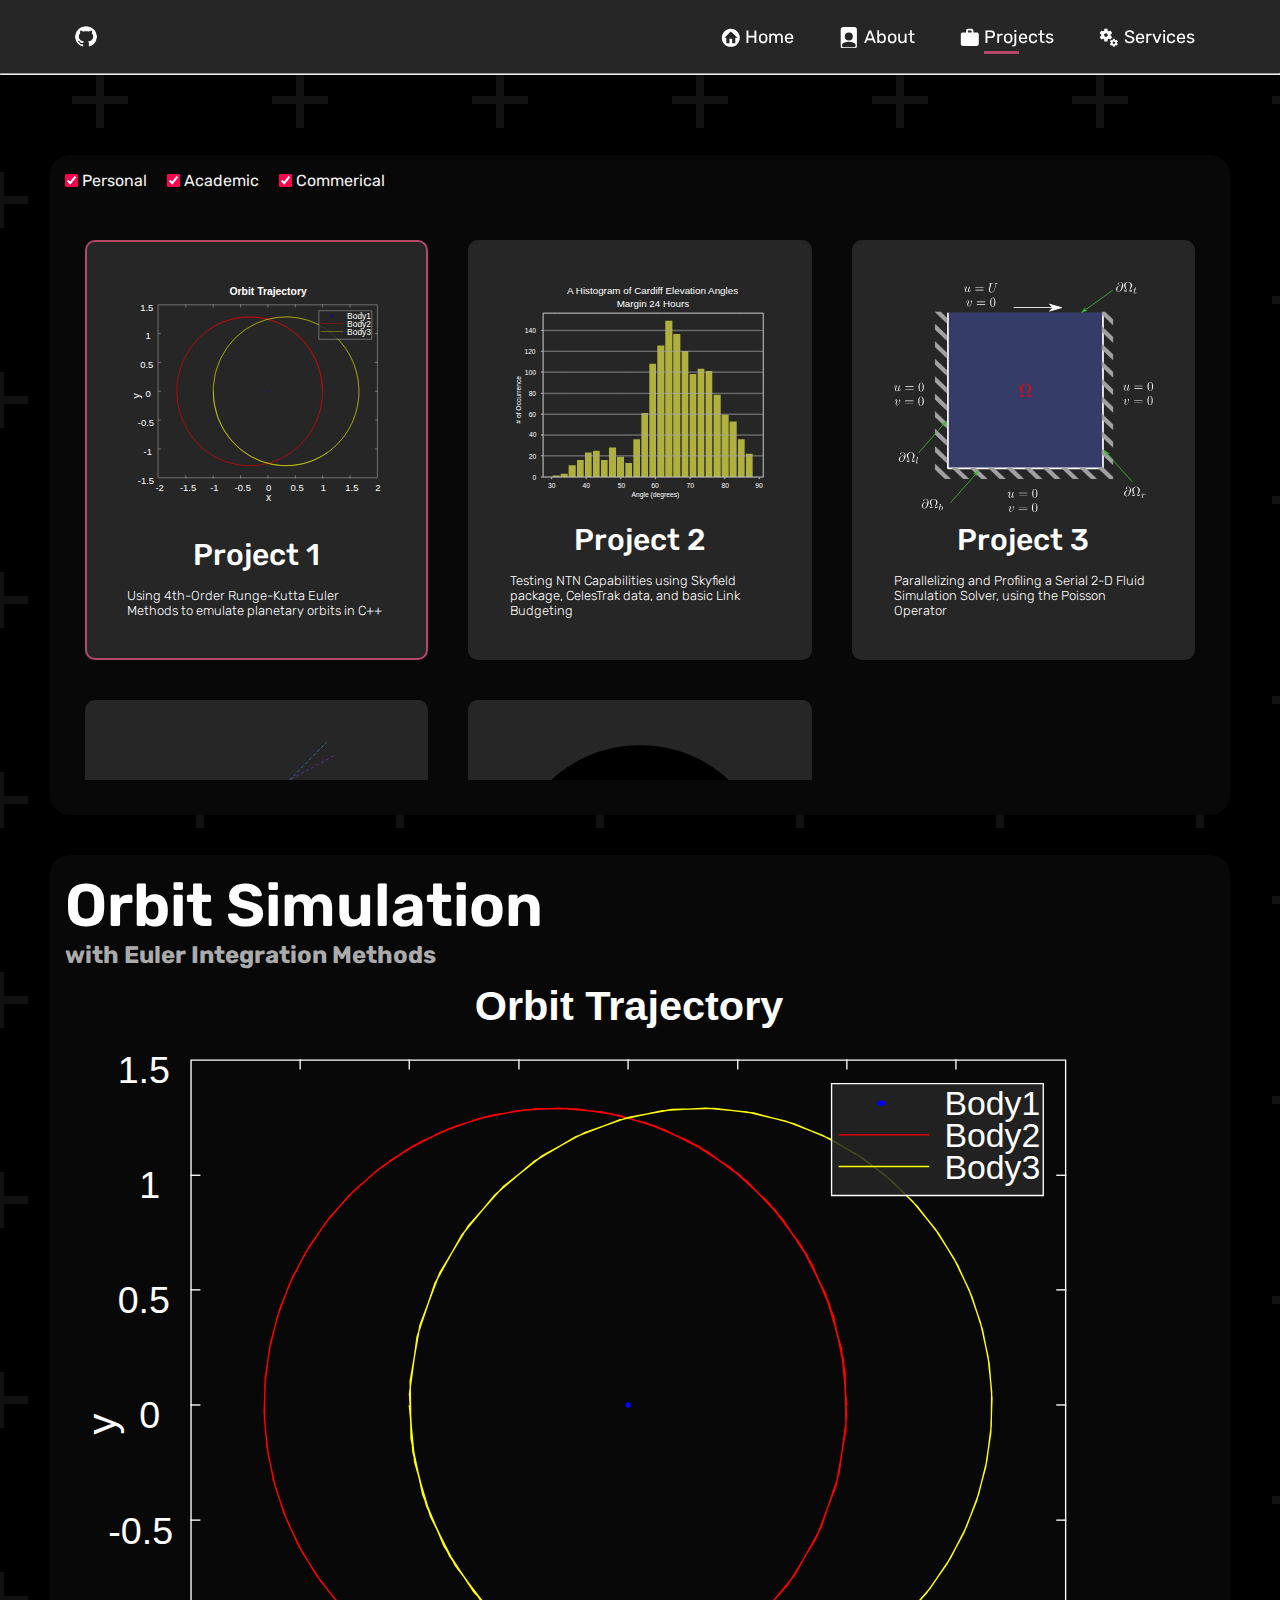
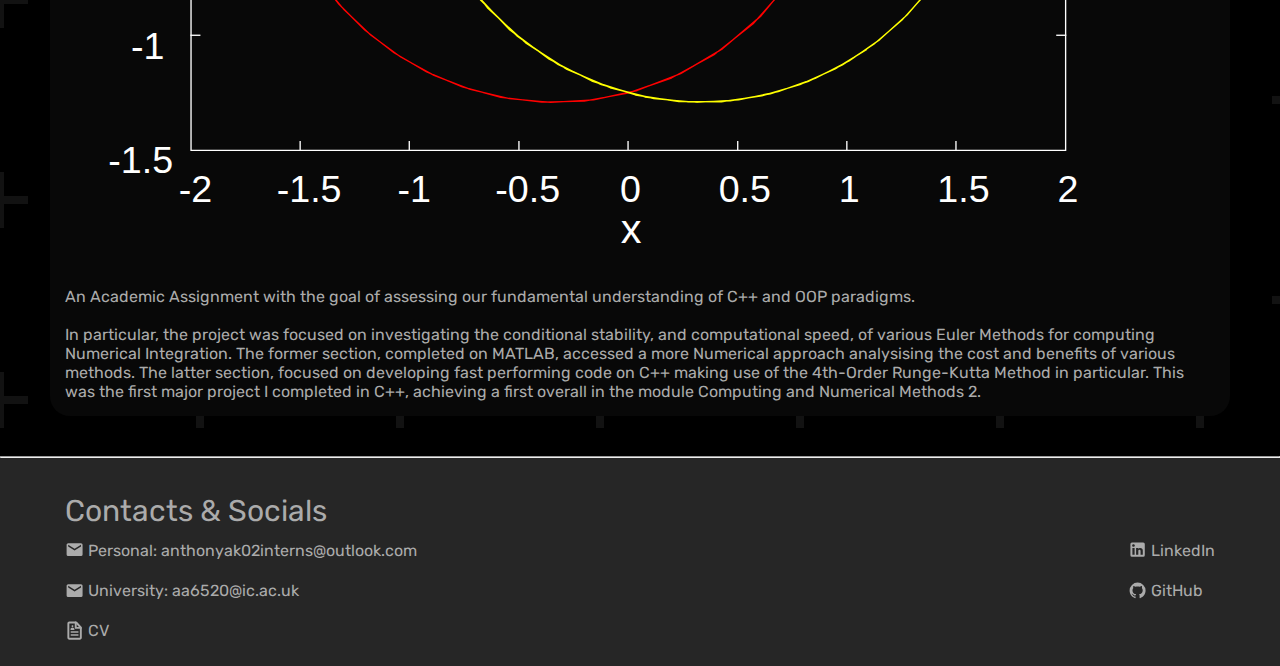
<file: projects.html>
<!DOCTYPE html>

<html>
    <head>
        <title>Anthony's Portfolio.</title>
        <link href='https://fonts.googleapis.com/css?family=Rubik' rel='stylesheet'>
        <link rel="stylesheet" href="assets/css/styles.css">
        <!-- <link rel="stylesheet" href="assets/css/styles-About.css"> -->
        <meta name="viewport" content="width=device-width, initial-scale=1.0">
        <meta charset="UTF-8">
        <!--<meta http-equiv="X-UA-Compatible" content="IE=edge">
        -->
        <!--<link href="https://fonts.googleapis.com/css?family=Revalia|Wallpoet" rel="stylesheet">
        -->
    </head>

    <body>
        
        <!-- <div class="Page Front"> -->
            <section class="section ClassNav sticky" id="NavHeader">
                <div class="container">
                    <nav>
                        <img src="assets/images/GHub-Light.png" class="logo">

                        <ul>
                            <li class="menu icon" onclick="hamBurger()" id="HamButton">
                                <!-- <div class="menu icon" onclick="hamBurger()"> -->
                                    <div class="bar" id="bar1"></div>
                                    <div class="bar" id="bar2"></div>
                                    <div class="bar" id="bar3"></div>
                                <!-- </div> -->
                            </li>
                            
                            <li>
                                <a class="icon" href="index.html" target="_self">
                                    <svg xmlns="http://www.w3.org/2000/svg" viewBox="0 0 24 24">
                                        <path fill="currentColor" d="M19.07 4.93C17.22 3 14.66 1.96 12 2c-2.66-.04-5.21 1-7.06 2.93C3 6.78 1.96 9.34 2 12c-.04 2.66 1 5.21 2.93 7.06C6.78 21 9.34 22.04 12 22c2.66.04 5.21-1 7.06-2.93C21 17.22 22.04 14.66 22 12c.04-2.66-1-5.22-2.93-7.07M17 12v6h-3.5v-5h-3v5H7v-6H5l7-7l7.5 7z" />
                                    </svg>
                                </a>
                                <a class="LinkText" href='index.html' target="_self" title="index.html">Home</a>
                            </li>

                            <li>
                                <a class="icon" href="about.html" target="_self">
                                    <svg xmlns="http://www.w3.org/2000/svg" viewBox="0 0 16 16">
                                        <path fill="currentColor" d="M12 0H4a2 2 0 0 0-2 2v12a2 2 0 0 0 2 2h8a2 2 0 0 0 2-2V2a2 2 0 0 0-2-2m-1 7a3 3 0 1 1-6 0a3 3 0 0 1 6 0m-3 4c2.623 0 4.146.826 5 1.755V14a1 1 0 0 1-1 1H4a1 1 0 0 1-1-1v-1.245C3.854 11.825 5.377 11 8 11" />
                                    </svg>
                                </a>
                                <a class="LinkText" href="about.html" target="_self" title="about.html">About</a>
                            </li>

                            <li>
                                <a class="icon" href="projects.html" target="_self">
                                    <svg xmlns="http://www.w3.org/2000/svg" viewBox="0 0 24 24">
                                        <path fill="currentColor" d="M10 2h4a2 2 0 0 1 2 2v2h4a2 2 0 0 1 2 2v11a2 2 0 0 1-2 2H4a2 2 0 0 1-2-2V8c0-1.11.89-2 2-2h4V4c0-1.11.89-2 2-2m4 4V4h-4v2z" />
                                    </svg>
                                </a>
                                <a class="LinkText active-link" href="projects.html" target="_self" title="https://github.com/Antsstar">Projects</a>
                            </li>

                            <li>
                                <a class="icon" href="services.html" target="_self">
                                    <svg xmlns="http://www.w3.org/2000/svg" viewBox="0 0 24 24">
                                        <path fill="currentColor" d="m14.17 13.71l1.4-2.42c.09-.15.05-.34-.08-.45l-1.48-1.16c.03-.22.05-.45.05-.68s-.02-.46-.05-.69l1.48-1.16c.13-.11.17-.3.08-.45l-1.4-2.42c-.09-.15-.27-.21-.43-.15l-1.74.7c-.36-.28-.75-.51-1.18-.69l-.26-1.85a.364.364 0 0 0-.35-.29h-2.8c-.17 0-.32.13-.35.3L6.8 4.15c-.42.18-.82.41-1.18.69l-1.74-.7c-.16-.06-.34 0-.43.15l-1.4 2.42c-.09.15-.05.34.08.45l1.48 1.16c-.03.22-.05.45-.05.68s.02.46.05.69l-1.48 1.16c-.13.11-.17.3-.08.45l1.4 2.42c.09.15.27.21.43.15l1.74-.7c.36.28.75.51 1.18.69l.26 1.85c.03.16.18.29.35.29h2.8c.17 0 .32-.13.35-.3l.26-1.85c.42-.18.82-.41 1.18-.69l1.74.7c.16.06.34 0 .43-.15M8.81 11c-1.1 0-2-.9-2-2s.9-2 2-2s2 .9 2 2s-.9 2-2 2m13.11 7.67l-.96-.74c.02-.14.04-.29.04-.44s-.01-.3-.04-.44l.95-.74c.08-.07.11-.19.05-.29l-.9-1.55c-.05-.1-.17-.13-.28-.1l-1.11.45c-.23-.18-.48-.33-.76-.44l-.17-1.18a.216.216 0 0 0-.21-.2h-1.79c-.11 0-.21.08-.22.19l-.17 1.18c-.27.12-.53.26-.76.44l-1.11-.45a.23.23 0 0 0-.28.1l-.9 1.55c-.05.1-.04.22.05.29l.95.74a3.2 3.2 0 0 0 0 .88l-.95.74c-.08.07-.11.19-.05.29l.9 1.55c.05.1.17.13.28.1l1.11-.45c.23.18.48.33.76.44l.17 1.18c.02.11.11.19.22.19h1.79c.11 0 .21-.08.22-.19l.17-1.18c.27-.12.53-.26.75-.44l1.12.45c.1.04.22 0 .28-.1l.9-1.55c.06-.09.03-.21-.05-.28m-4.29.16a1.35 1.35 0 1 1 .001-2.701a1.35 1.35 0 0 1-.001 2.701" />
                                    </svg>
                                </a>
                                <a class="LinkText" href="services.html" target="_self" title="https://github.com/Antsstar">Services</a>
                            </li>
                        </ul>
                    </nav>
                </div>
            </section>

        <!-- -------------------------------------------- TopOffset -------------------------------------------- -->
            <section class="section TopOffset" id="TopOffset">
                <hr>
            </section>

        <!-- -------------------------------------------- SideBar -------------------------------------------- -->
            <section class="section SideBar" id="SideBar">
                <div class="container">
                    <nav>
                        <ul>
                            <li>
                                <a class="icon" href="index.html" target="_self">
                                    <svg xmlns="http://www.w3.org/2000/svg" viewBox="0 0 24 24">
                                        <path fill="currentColor" d="M19.07 4.93C17.22 3 14.66 1.96 12 2c-2.66-.04-5.21 1-7.06 2.93C3 6.78 1.96 9.34 2 12c-.04 2.66 1 5.21 2.93 7.06C6.78 21 9.34 22.04 12 22c2.66.04 5.21-1 7.06-2.93C21 17.22 22.04 14.66 22 12c.04-2.66-1-5.22-2.93-7.07M17 12v6h-3.5v-5h-3v5H7v-6H5l7-7l7.5 7z" />
                                    </svg>
                                </a>
                                <a class="LinkText" href='index.html' target="_self" title="index.html">Home</a>
                            </li>

                            <li>
                                <a class="icon" href="about.html" target="_self">
                                    <svg xmlns="http://www.w3.org/2000/svg" viewBox="0 0 16 16">
                                        <path fill="currentColor" d="M12 0H4a2 2 0 0 0-2 2v12a2 2 0 0 0 2 2h8a2 2 0 0 0 2-2V2a2 2 0 0 0-2-2m-1 7a3 3 0 1 1-6 0a3 3 0 0 1 6 0m-3 4c2.623 0 4.146.826 5 1.755V14a1 1 0 0 1-1 1H4a1 1 0 0 1-1-1v-1.245C3.854 11.825 5.377 11 8 11" />
                                    </svg>
                                </a>
                                <a class="LinkText" href="about.html" target="_self" title="about.html">About</a>
                            </li>

                            <li>
                                <a class="icon" href="projects.html" target="_self">
                                    <svg xmlns="http://www.w3.org/2000/svg" viewBox="0 0 24 24">
                                        <path fill="currentColor" d="M10 2h4a2 2 0 0 1 2 2v2h4a2 2 0 0 1 2 2v11a2 2 0 0 1-2 2H4a2 2 0 0 1-2-2V8c0-1.11.89-2 2-2h4V4c0-1.11.89-2 2-2m4 4V4h-4v2z" />
                                    </svg>
                                </a>
                                <a class="LinkText active-link" href="projects.html" target="_self" title="https://github.com/Antsstar">Projects</a>
                            </li>

                            <li>
                                <a class="icon" href="services.html" target="_self">
                                    <svg xmlns="http://www.w3.org/2000/svg" viewBox="0 0 24 24">
                                        <path fill="currentColor" d="m14.17 13.71l1.4-2.42c.09-.15.05-.34-.08-.45l-1.48-1.16c.03-.22.05-.45.05-.68s-.02-.46-.05-.69l1.48-1.16c.13-.11.17-.3.08-.45l-1.4-2.42c-.09-.15-.27-.21-.43-.15l-1.74.7c-.36-.28-.75-.51-1.18-.69l-.26-1.85a.364.364 0 0 0-.35-.29h-2.8c-.17 0-.32.13-.35.3L6.8 4.15c-.42.18-.82.41-1.18.69l-1.74-.7c-.16-.06-.34 0-.43.15l-1.4 2.42c-.09.15-.05.34.08.45l1.48 1.16c-.03.22-.05.45-.05.68s.02.46.05.69l-1.48 1.16c-.13.11-.17.3-.08.45l1.4 2.42c.09.15.27.21.43.15l1.74-.7c.36.28.75.51 1.18.69l.26 1.85c.03.16.18.29.35.29h2.8c.17 0 .32-.13.35-.3l.26-1.85c.42-.18.82-.41 1.18-.69l1.74.7c.16.06.34 0 .43-.15M8.81 11c-1.1 0-2-.9-2-2s.9-2 2-2s2 .9 2 2s-.9 2-2 2m13.11 7.67l-.96-.74c.02-.14.04-.29.04-.44s-.01-.3-.04-.44l.95-.74c.08-.07.11-.19.05-.29l-.9-1.55c-.05-.1-.17-.13-.28-.1l-1.11.45c-.23-.18-.48-.33-.76-.44l-.17-1.18a.216.216 0 0 0-.21-.2h-1.79c-.11 0-.21.08-.22.19l-.17 1.18c-.27.12-.53.26-.76.44l-1.11-.45a.23.23 0 0 0-.28.1l-.9 1.55c-.05.1-.04.22.05.29l.95.74a3.2 3.2 0 0 0 0 .88l-.95.74c-.08.07-.11.19-.05.29l.9 1.55c.05.1.17.13.28.1l1.11-.45c.23.18.48.33.76.44l.17 1.18c.02.11.11.19.22.19h1.79c.11 0 .21-.08.22-.19l.17-1.18c.27-.12.53-.26.75-.44l1.12.45c.1.04.22 0 .28-.1l.9-1.55c.06-.09.03-.21-.05-.28m-4.29.16a1.35 1.35 0 1 1 .001-2.701a1.35 1.35 0 0 1-.001 2.701" />
                                    </svg>
                                </a>
                                <a class="LinkText" href="services.html" target="_self" title="https://github.com/Antsstar">Services</a>
                            </li>
                        </ul>
                    </nav>
                </div>
            </section>

        <div class="Last Page">
        <!-- -------------------------------------------- Projects -------------------------------------------- -->
            <section class="section ProjectGallery" id="ProjectGallery">
                <div class="container">
                    <div id="Filtered-Gallery">
                        <ul>
                            <!-- <li>
                                <input type="checkbox" id="myCheckbox">
                                <label>All</label>
                            </li> -->

                            <li>
                                <input type="checkbox" checked class="checkboxes" id="checkbox1" value="Personal">
                                <label for="checkbox1">Personal</label>
                            </li>

                            <li>
                                <input type="checkbox" checked class="checkboxes" id="checkbox2" value="Academic">
                                <label for="checkbox2">Academic</label>
                            </li>

                            <li>
                                <input type="checkbox" checked class="checkboxes" id="checkbox3" value="Commerical">
                                <label for="checkbox3">Commerical</label>
                            </li>
                        </ul>

                        <div class="tiled-list hover-border" id="Gallery">
                            <div class="entry active" data-type="Academic" onclick="openInfo(1)">
                                <img src="./assets/images/TwoOrbits2.svg" width="100%">
                                <span>
                                    <h2>Project 1</h2>
                                    <!-- <p> Lorem ipsum dolor sit amet consectetur, adipisicing elit. Nisi id minima nobis accusantium...</p> -->
                                    <p>Using 4th-Order Runge-Kutta Euler Methods to emulate planetary orbits in C++</p>
                                </span>
                            </div>

                            <div class="entry" data-type="Commerical" onclick="openInfo(2)">
                                <!-- <div class="group"> -->
                                <img src="./assets/images/CardiffConstructed.svg" width="100%">
                                <span>
                                    <h2>Project 2</h2>
                                    <!-- </div> -->
                                    <!-- <p> Lorem ipsum dolor sit amet consectetur, adipisicing elit. Nisi id minima nobis accusantium...</p> -->
                                    <p>Testing NTN Capabilities using Skyfield package, CelesTrak data, and basic Link Budgeting</p>
                                </span>
                            </div>

                            <div class="entry" data-type="Academic" onclick="openInfo(3)">
                                <img src="./assets/images/LidDrivenWhite.svg" width="100%">
                                <span>
                                    <h2>Project 3</h2>
                                    <!-- <p> Lorem ipsum dolor sit amet consectetur, adipisicing elit. Nisi id minima nobis accusantium...</p> -->
                                    <p>Parallelizing and Profiling a Serial 2-D Fluid Simulation Solver, using the Poisson Operator</p>
                                </span>
                            </div>

                            <div class="entry" data-type="Academic" onclick="openInfo(4)">
                                <img src="./assets/images/Visibility.svg" width="100%">
                                <span>
                                    <h2>Project 4</h2>
                                    <!-- <p> Lorem ipsum dolor sit amet consectetur, adipisicing elit. Nisi id minima nobis accusantium...</p> -->
                                     <p>Sizing Antennas to meet the demands of a proposed Space Station/Hotel for a given Satellite Network</p>
                                </span>
                            </div>

                            <div class="entry" data-type="Personal" onclick="openInfo(5)">
                                <img src="./assets/images/GHub.png" width="100%">
                                <span>
                                    <h2>Project 5</h2>
                                    <!-- <p> Lorem ipsum dolor sit amet consectetur, adipisicing elit. Nisi id minima nobis accusantium...</p> -->
                                     <p>Developing a Portfolio Website using the fundamentals; HTML, CSS, and JavaScript</p>
                                </span>
                            </div>

                            <div class="entry" style="display: none;">
                                <img src="./assets/images/GHub.png" width="100%">
                                <h2>Project 6</h2>
                                <p> Lorem ipsum dolor sit amet consectetur, adipisicing elit. Nisi id minima nobis accusantium...</p>
                            </div>

                            <div class="entry" style="display: none;">
                                <img src="./assets/images/GHub.png" width="100%">
                                <h2>Project 7</h2>
                                <p> Lorem ipsum dolor sit amet consectetur, adipisicing elit. Nisi id minima nobis accusantium...</p>
                            </div>

                            <div class="entry" style="display: none;">
                                <img src="./assets/images/GHub.png" width="100%">
                                <h2>Project 8</h2>
                                <p> Lorem ipsum dolor sit amet consectetur, adipisicing elit. Nisi id minima nobis accusantium...</p>
                            </div>

                            <div class="entry" style="display: none;">
                                <img src="./assets/images/GHub.png" width="100%">
                                <h2>Project 9</h2>
                                <p> Lorem ipsum dolor sit amet consectetur, adipisicing elit. Nisi id minima nobis accusantium...</p>
                            </div>
                        </div>
                    </div>
                </div>
            </section>

            <section class="section ProjectInformation" id="ProjectInformation">
                <div class="container">
                    <div class="entry-info" style="display: block;">
                        <h1 class="sub-title">Orbit Simulation</h1>
                        <h2>with Euler Integration Methods</h2>
                        <img src="./assets/images/TwoOrbits2.svg" width="90%" style="color-scheme: dark;">
                        <p>An Academic Assignment with the goal of assessing our fundamental understanding of C++ and OOP paradigms.</p>
                        <br>
                        <p>In particular, the project was focused on investigating the conditional stability, and computational speed, of various Euler Methods
                            for computing Numerical Integration. The former section, completed on MATLAB, accessed a more Numerical approach analysising the cost
                            and benefits of various methods. The latter section, focused on developing fast performing code on C++ making use of the 4th-Order Runge-Kutta
                            Method in particular. This was the first major project I completed in C++, achieving a first overall in the module Computing and Numerical Methods 2.
                        </p>
                    </div>

                    <div class="entry-info">
                        <h1 class="sub-title">Satellite Broadband</h1>
                        <h2>Predicting performance metrics using simple Link Budgeting</h2>
                        <img src="./assets/images/CardiffConstructed.svg" width="100%">
                        <p>A Protected Project allocated to me during my Stay at OFCOM - Technology Team. The goal was to investigate the </p>
                        <br>
                        <p>An outlined goal of computing the Connection Strength using basic Link Budgeting Formulae,
                             was derrived from the desire to compare the emerging
                            Satellite Broadband Industry with current conventional terrestial alternatives.
                        </p>
                    </div>

                    <div class="entry-info">
                        <h1 class="sub-title">Fluid Simulation</h1>
                        <img src="./assets/images/LidDrivenWhite.svg" width="100%">
                        <p>An Academic Assignment tasked at Parallelizing a provided Serial Code by our lead lecturer, in C++</p>
                        <br>
                        <p>This provided an introduction in the fundamentals of Computational Fluid Dynamics Solvers (CFDs), while developing an understanding
                            of parallel paradigms. MPI and OpenMP were used and the fundamental parallelisation technique used was domain decomposition, hence
                            requiring communication between processes but only for boundary data.
                        </p>
                    </div>

                    <div class="entry-info">
                        <h1 class="sub-title">ISSH Antenna Sizing</h1>
                        <img src="./assets/images/Visibility.svg" width="100%">
                        <p>A development on my Satellite Broadband Model Algorithm.</p>
                        <br>
                        <p>Reusing the code previously created in Project 1, I was tasked with simulating the internet capability of a proposed
                            Space Station (the Imperial Space Station/Hotel a.k.a. ISSH). The Code needed to be expanded to iterate through time better,
                            make use of a new Space Station Class, and allow basic antenna parameter sizing to speed up prelimery design.
                        </p>
                    </div>

                    <div class="entry-info">
                        <h1 class="sub-title">Project 5</h1>
                        <img src="./assets/images/GHub-Light.png" width="100%">
                        <p>A Return to Web Developing since Expedia!</p>
                        <br>
                        <p>The primary focus was to have a concise method of displaying my projects and hobbies, while also spending a lot of time
                            learning the fundamentals of web development. Due to this, JavaScript frameworks like React, Vue, JQuerry, etc..., were
                            not used.
                        </p>
                    </div>

                </div>
            </section>

        <!-- -------------------------------------------- Footer -------------------------------------------- -->
        <section class="section ClassFooter" id="Footer">
            <hr>
            <div class="container">
                <!-- <div class="header-text"> -->
                <div class="footer-text">
                    <p>Contacts & Socials</p>
                    <!-- <h1>Contacts & Socials</h1> -->
                </div>
                
                <div class="row">
                    <div id="Footer-Col-1">
                        <ul>
                            <li>
                                <!-- <img src="assets/images/LinkIn.png" class="icon">
                                <div class="LinkText">Personal Email: <a href='https://www.linkedin.com/in/anthony-akinola-b77a3b242/' target="_blank" title="https://www.linkedin.com/in/anthony-akinola-b77a3b242/">anthonyakin02@hotmail.com</a></div> -->
                                <a class="icon" href="mailto:anthonyak02interns@outlook.com" target="_blank">
                                    <svg xmlns="http://www.w3.org/2000/svg" viewBox="0 0 24 24">
                                        <path fill="currentColor" d="m20 8l-8 5l-8-5V6l8 5l8-5m0-2H4c-1.11 0-2 .89-2 2v12a2 2 0 0 0 2 2h16a2 2 0 0 0 2-2V6a2 2 0 0 0-2-2" />
                                    </svg>
                                </a>
                                <div class="info">Personal:</div> <a class="LinkText" href="mailto:anthonyak02interns@outlook.com" target="_blank" title="mailto:anthonyak02interns@outlook.com">anthonyak02interns@outlook.com</a>
                            </li>

                            <li>
                                <a class="icon" href="mailto:aa6520@ic.ac.uk" target="_blank">
                                    <svg xmlns="http://www.w3.org/2000/svg" viewBox="0 0 24 24">
                                        <path fill="currentColor" d="m20 8l-8 5l-8-5V6l8 5l8-5m0-2H4c-1.11 0-2 .89-2 2v12a2 2 0 0 0 2 2h16a2 2 0 0 0 2-2V6a2 2 0 0 0-2-2" />
                                    </svg>
                                </a>
                                <div class="info">University:</div> <a class="LinkText" href="mailto:aa6520@ic.ac.uk" target="_blank" title="mailto:aa6520@ic.ac.uk">aa6520@ic.ac.uk</a>
                            </li>
    
                            <li>
                                <a class="icon" href="https://www.linkedin.com/in/anthony-akinola-b77a3b242/" target="_blank">
                                    <svg xmlns="http://www.w3.org/2000/svg" viewBox="0 0 20 20">
                                        <g fill="currentColor">
                                            <path d="M7.8 6.35c.56 0 1.01-.45 1.01-1.01S8.36 4.33 7.8 4.33s-1.01.45-1.01 1.01s.45 1.01 1.01 1.01" />
                                            <path fill-rule="evenodd" d="M9.83 8.55c0-1.08-.91-1.86-2.03-1.86s-2.03.78-2.03 1.86v.51c0 .09.04.18.1.24s.15.1.24.1h3.38c.09 0 .18-.04.24-.1s.1-.15.1-.24zM5.75 11.5a.75.75 0 0 1 .75-.75h7a.75.75 0 0 1 0 1.5h-7a.75.75 0 0 1-.75-.75m0 3a.75.75 0 0 1 .75-.75h7a.75.75 0 0 1 0 1.5h-7a.75.75 0 0 1-.75-.75" clip-rule="evenodd" />
                                            <path fill-rule="evenodd" d="M2.5 2.5c0-1.102.898-2 2-2h6.69c.562 0 1.092.238 1.465.631l.006.007l4.312 4.702c.359.383.527.884.527 1.36v10.3c0 1.102-.898 2-2 2h-11c-1.102 0-2-.898-2-2zm8.689 0H4.5v15h11V7.192l-4.296-4.685l-.003-.001z" clip-rule="evenodd" />
                                            <path fill-rule="evenodd" d="M11.19.5a1 1 0 0 1 1 1v4.7h4.31a1 1 0 1 1 0 2h-5.31a1 1 0 0 1-1-1V1.5a1 1 0 0 1 1-1" clip-rule="evenodd" />
                                        </g>
                                    </svg>
                                </a>
                                <a class="LinkText" href='https://www.linkedin.com/in/anthony-akinola-b77a3b242/' target="_blank" title="https://www.linkedin.com/in/anthony-akinola-b77a3b242/">CV</a>
                            </li>
                        </ul>
                    </div>

                    <div id="Footer-Col-2">
                        <ul>
                            <li>
                                <a class="icon" href="https://www.linkedin.com/in/anthony-akinola-b77a3b242/" target="_blank">
                                    <svg xmlns="http://www.w3.org/2000/svg" viewBox="0 0 24 24">
                                        <path fill="currentColor" d="M19 3a2 2 0 0 1 2 2v14a2 2 0 0 1-2 2H5a2 2 0 0 1-2-2V5a2 2 0 0 1 2-2zm-.5 15.5v-5.3a3.26 3.26 0 0 0-3.26-3.26c-.85 0-1.84.52-2.32 1.3v-1.11h-2.79v8.37h2.79v-4.93c0-.77.62-1.4 1.39-1.4a1.4 1.4 0 0 1 1.4 1.4v4.93zM6.88 8.56a1.68 1.68 0 0 0 1.68-1.68c0-.93-.75-1.69-1.68-1.69a1.69 1.69 0 0 0-1.69 1.69c0 .93.76 1.68 1.69 1.68m1.39 9.94v-8.37H5.5v8.37z" />
                                    </svg>
                                </a>
                                <a class="LinkText" href='https://www.linkedin.com/in/anthony-akinola-b77a3b242/' target="_blank" title="https://www.linkedin.com/in/anthony-akinola-b77a3b242/">LinkedIn</a>
                            </li>
    
                            <li>
                                <a class="icon" href="https://github.com/AnthonyAkin" target="_blank">
                                    <svg xmlns="http://www.w3.org/2000/svg" viewBox="0 0 24 24">
                                        <path fill="currentColor" d="M12 2A10 10 0 0 0 2 12c0 4.42 2.87 8.17 6.84 9.5c.5.08.66-.23.66-.5v-1.69c-2.77.6-3.36-1.34-3.36-1.34c-.46-1.16-1.11-1.47-1.11-1.47c-.91-.62.07-.6.07-.6c1 .07 1.53 1.03 1.53 1.03c.87 1.52 2.34 1.07 2.91.83c.09-.65.35-1.09.63-1.34c-2.22-.25-4.55-1.11-4.55-4.92c0-1.11.38-2 1.03-2.71c-.1-.25-.45-1.29.1-2.64c0 0 .84-.27 2.75 1.02c.79-.22 1.65-.33 2.5-.33s1.71.11 2.5.33c1.91-1.29 2.75-1.02 2.75-1.02c.55 1.35.2 2.39.1 2.64c.65.71 1.03 1.6 1.03 2.71c0 3.82-2.34 4.66-4.57 4.91c.36.31.69.92.69 1.85V21c0 .27.16.59.67.5C19.14 20.16 22 16.42 22 12A10 10 0 0 0 12 2"/>
                                    </svg>
                                </a>
                                <a class="LinkText" href="https://github.com/AnthonyAkin" target="_blank" title="https://github.com/AnthonyAkin">GitHub</a>
                            </li>
                        </ul>
                    </div>
                    
                </div>

            </div>

        </section>

        </div>
        
        <!-- -------------------------------------------- About -------------------------------------------- -->
        

        <!-- <section class="section Projects" id="Projects">
        </section> -->


        <script src="assets/java/java.js"></script>
        <script src="assets/java/projects.js"></script>
    </body>

</html>
</file>
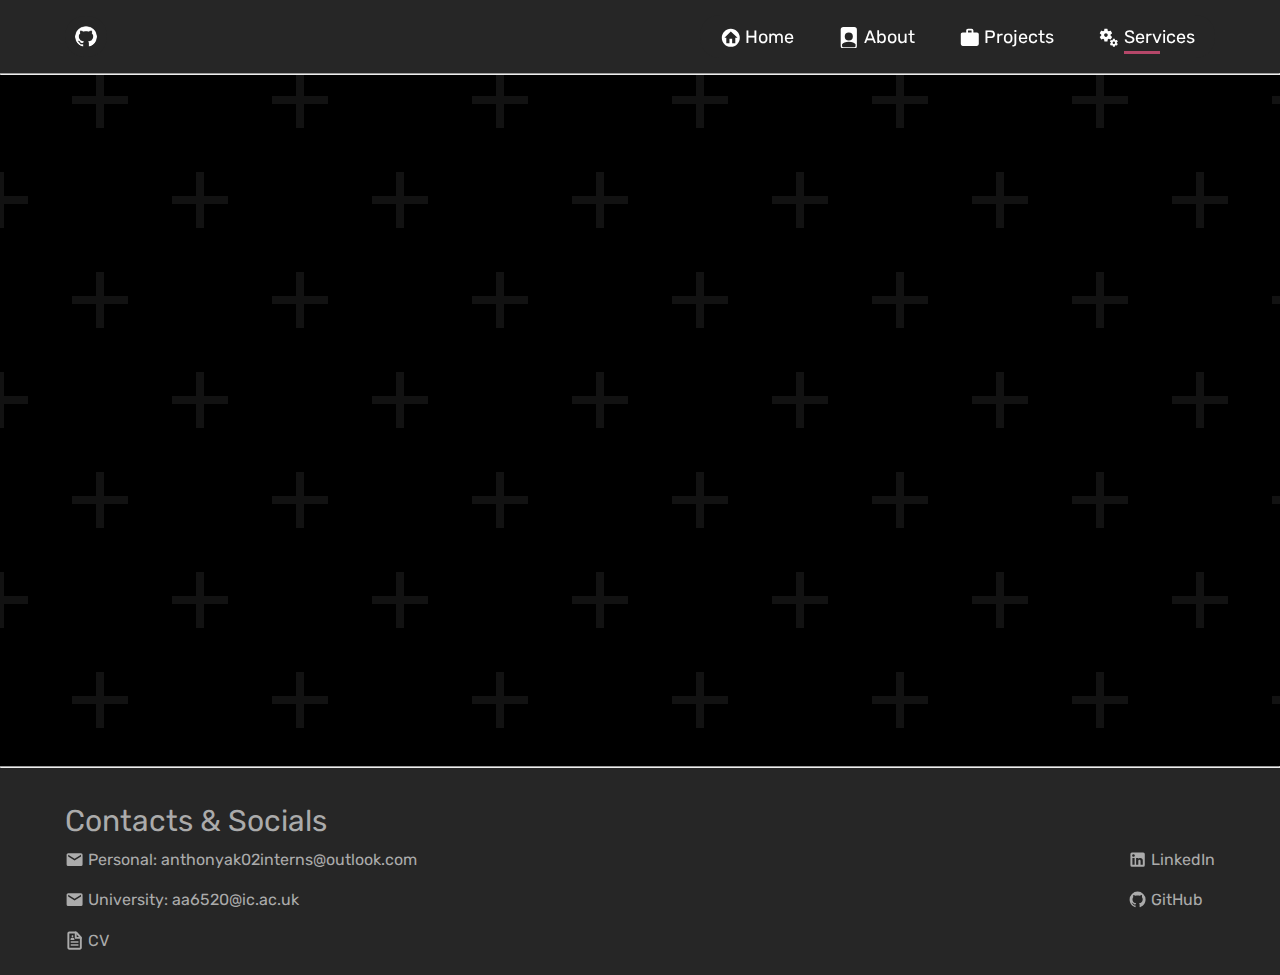
<file: services.html>
<!DOCTYPE html>

<html>
    <head>
        <title>Anthony's Portfolio.</title>
        <link href='https://fonts.googleapis.com/css?family=Rubik' rel='stylesheet'>
        <link rel="stylesheet" href="assets/css/styles.css">
        <!-- <link rel="stylesheet" href="assets/css/styles-About.css"> -->
        <meta name="viewport" content="width=device-width, initial-scale=1.0">
        <meta charset="UTF-8">
        <!--<meta http-equiv="X-UA-Compatible" content="IE=edge">
        -->
        <!--<link href="https://fonts.googleapis.com/css?family=Revalia|Wallpoet" rel="stylesheet">
        -->
    </head>

    <body>
        
        <!-- <div class="Page Front"> -->
            <section class="section ClassNav sticky" id="NavHeader">
                <div class="container">
                    <nav>
                        <img src="assets/images/GHub-Light.png" class="logo">


                        <ul>
                            <li class="menu icon" onclick="hamBurger()" id="HamButton">
                                <!-- <div class="menu icon" onclick="hamBurger()"> -->
                                    <div class="bar" id="bar1"></div>
                                    <div class="bar" id="bar2"></div>
                                    <div class="bar" id="bar3"></div>
                                <!-- </div> -->
                            </li>
                            
                            <li>
                                <a class="icon" href="index.html" target="_self">
                                    <svg xmlns="http://www.w3.org/2000/svg" viewBox="0 0 24 24">
                                        <path fill="currentColor" d="M19.07 4.93C17.22 3 14.66 1.96 12 2c-2.66-.04-5.21 1-7.06 2.93C3 6.78 1.96 9.34 2 12c-.04 2.66 1 5.21 2.93 7.06C6.78 21 9.34 22.04 12 22c2.66.04 5.21-1 7.06-2.93C21 17.22 22.04 14.66 22 12c.04-2.66-1-5.22-2.93-7.07M17 12v6h-3.5v-5h-3v5H7v-6H5l7-7l7.5 7z" />
                                    </svg>
                                </a>
                                <a class="LinkText" href='index.html' target="_self" title="index.html">Home</a>
                            </li>

                            <li>
                                <a class="icon" href="about.html" target="_self">
                                    <svg xmlns="http://www.w3.org/2000/svg" viewBox="0 0 16 16">
                                        <path fill="currentColor" d="M12 0H4a2 2 0 0 0-2 2v12a2 2 0 0 0 2 2h8a2 2 0 0 0 2-2V2a2 2 0 0 0-2-2m-1 7a3 3 0 1 1-6 0a3 3 0 0 1 6 0m-3 4c2.623 0 4.146.826 5 1.755V14a1 1 0 0 1-1 1H4a1 1 0 0 1-1-1v-1.245C3.854 11.825 5.377 11 8 11" />
                                    </svg>
                                </a>
                                <a class="LinkText" href="about.html" target="_self" title="about.html">About</a>
                            </li>

                            <li>
                                <a class="icon" href="projects.html" target="_self">
                                    <svg xmlns="http://www.w3.org/2000/svg" viewBox="0 0 24 24">
                                        <path fill="currentColor" d="M10 2h4a2 2 0 0 1 2 2v2h4a2 2 0 0 1 2 2v11a2 2 0 0 1-2 2H4a2 2 0 0 1-2-2V8c0-1.11.89-2 2-2h4V4c0-1.11.89-2 2-2m4 4V4h-4v2z" />
                                    </svg>
                                </a>
                                <a class="LinkText" href="projects.html" target="_self" title="https://github.com/Antsstar">Projects</a>
                            </li>

                            <li>
                                <a class="icon" href="services.html" target="_self">
                                    <svg xmlns="http://www.w3.org/2000/svg" viewBox="0 0 24 24">
                                        <path fill="currentColor" d="m14.17 13.71l1.4-2.42c.09-.15.05-.34-.08-.45l-1.48-1.16c.03-.22.05-.45.05-.68s-.02-.46-.05-.69l1.48-1.16c.13-.11.17-.3.08-.45l-1.4-2.42c-.09-.15-.27-.21-.43-.15l-1.74.7c-.36-.28-.75-.51-1.18-.69l-.26-1.85a.364.364 0 0 0-.35-.29h-2.8c-.17 0-.32.13-.35.3L6.8 4.15c-.42.18-.82.41-1.18.69l-1.74-.7c-.16-.06-.34 0-.43.15l-1.4 2.42c-.09.15-.05.34.08.45l1.48 1.16c-.03.22-.05.45-.05.68s.02.46.05.69l-1.48 1.16c-.13.11-.17.3-.08.45l1.4 2.42c.09.15.27.21.43.15l1.74-.7c.36.28.75.51 1.18.69l.26 1.85c.03.16.18.29.35.29h2.8c.17 0 .32-.13.35-.3l.26-1.85c.42-.18.82-.41 1.18-.69l1.74.7c.16.06.34 0 .43-.15M8.81 11c-1.1 0-2-.9-2-2s.9-2 2-2s2 .9 2 2s-.9 2-2 2m13.11 7.67l-.96-.74c.02-.14.04-.29.04-.44s-.01-.3-.04-.44l.95-.74c.08-.07.11-.19.05-.29l-.9-1.55c-.05-.1-.17-.13-.28-.1l-1.11.45c-.23-.18-.48-.33-.76-.44l-.17-1.18a.216.216 0 0 0-.21-.2h-1.79c-.11 0-.21.08-.22.19l-.17 1.18c-.27.12-.53.26-.76.44l-1.11-.45a.23.23 0 0 0-.28.1l-.9 1.55c-.05.1-.04.22.05.29l.95.74a3.2 3.2 0 0 0 0 .88l-.95.74c-.08.07-.11.19-.05.29l.9 1.55c.05.1.17.13.28.1l1.11-.45c.23.18.48.33.76.44l.17 1.18c.02.11.11.19.22.19h1.79c.11 0 .21-.08.22-.19l.17-1.18c.27-.12.53-.26.75-.44l1.12.45c.1.04.22 0 .28-.1l.9-1.55c.06-.09.03-.21-.05-.28m-4.29.16a1.35 1.35 0 1 1 .001-2.701a1.35 1.35 0 0 1-.001 2.701" />
                                    </svg>
                                </a>
                                <a class="LinkText active-link" href="services.html" target="_self" title="https://github.com/Antsstar">Services</a>
                            </li>
                        </ul>
                    </nav>
                </div>
            </section>

        <!-- -------------------------------------------- TopOffset -------------------------------------------- -->
            <section class="section TopOffset" id="TopOffset">
                <hr>
            </section>

        <!-- -------------------------------------------- SideBar -------------------------------------------- -->
            <section class="section SideBar" id="SideBar">
                <div class="container">
                    <nav>
                        <ul>
                            <li>
                                <a class="icon" href="index.html" target="_self">
                                    <svg xmlns="http://www.w3.org/2000/svg" viewBox="0 0 24 24">
                                        <path fill="currentColor" d="M19.07 4.93C17.22 3 14.66 1.96 12 2c-2.66-.04-5.21 1-7.06 2.93C3 6.78 1.96 9.34 2 12c-.04 2.66 1 5.21 2.93 7.06C6.78 21 9.34 22.04 12 22c2.66.04 5.21-1 7.06-2.93C21 17.22 22.04 14.66 22 12c.04-2.66-1-5.22-2.93-7.07M17 12v6h-3.5v-5h-3v5H7v-6H5l7-7l7.5 7z" />
                                    </svg>
                                </a>
                                <a class="LinkText" href='index.html' target="_self" title="index.html">Home</a>
                            </li>

                            <li>
                                <a class="icon" href="about.html" target="_self">
                                    <svg xmlns="http://www.w3.org/2000/svg" viewBox="0 0 16 16">
                                        <path fill="currentColor" d="M12 0H4a2 2 0 0 0-2 2v12a2 2 0 0 0 2 2h8a2 2 0 0 0 2-2V2a2 2 0 0 0-2-2m-1 7a3 3 0 1 1-6 0a3 3 0 0 1 6 0m-3 4c2.623 0 4.146.826 5 1.755V14a1 1 0 0 1-1 1H4a1 1 0 0 1-1-1v-1.245C3.854 11.825 5.377 11 8 11" />
                                    </svg>
                                </a>
                                <a class="LinkText" href="about.html" target="_self" title="about.html">About</a>
                            </li>

                            <li>
                                <a class="icon" href="projects.html" target="_self">
                                    <svg xmlns="http://www.w3.org/2000/svg" viewBox="0 0 24 24">
                                        <path fill="currentColor" d="M10 2h4a2 2 0 0 1 2 2v2h4a2 2 0 0 1 2 2v11a2 2 0 0 1-2 2H4a2 2 0 0 1-2-2V8c0-1.11.89-2 2-2h4V4c0-1.11.89-2 2-2m4 4V4h-4v2z" />
                                    </svg>
                                </a>
                                <a class="LinkText" href="projects.html" target="_self" title="https://github.com/Antsstar">Projects</a>
                            </li>

                            <li>
                                <a class="icon" href="services.html" target="_self">
                                    <svg xmlns="http://www.w3.org/2000/svg" viewBox="0 0 24 24">
                                        <path fill="currentColor" d="m14.17 13.71l1.4-2.42c.09-.15.05-.34-.08-.45l-1.48-1.16c.03-.22.05-.45.05-.68s-.02-.46-.05-.69l1.48-1.16c.13-.11.17-.3.08-.45l-1.4-2.42c-.09-.15-.27-.21-.43-.15l-1.74.7c-.36-.28-.75-.51-1.18-.69l-.26-1.85a.364.364 0 0 0-.35-.29h-2.8c-.17 0-.32.13-.35.3L6.8 4.15c-.42.18-.82.41-1.18.69l-1.74-.7c-.16-.06-.34 0-.43.15l-1.4 2.42c-.09.15-.05.34.08.45l1.48 1.16c-.03.22-.05.45-.05.68s.02.46.05.69l-1.48 1.16c-.13.11-.17.3-.08.45l1.4 2.42c.09.15.27.21.43.15l1.74-.7c.36.28.75.51 1.18.69l.26 1.85c.03.16.18.29.35.29h2.8c.17 0 .32-.13.35-.3l.26-1.85c.42-.18.82-.41 1.18-.69l1.74.7c.16.06.34 0 .43-.15M8.81 11c-1.1 0-2-.9-2-2s.9-2 2-2s2 .9 2 2s-.9 2-2 2m13.11 7.67l-.96-.74c.02-.14.04-.29.04-.44s-.01-.3-.04-.44l.95-.74c.08-.07.11-.19.05-.29l-.9-1.55c-.05-.1-.17-.13-.28-.1l-1.11.45c-.23-.18-.48-.33-.76-.44l-.17-1.18a.216.216 0 0 0-.21-.2h-1.79c-.11 0-.21.08-.22.19l-.17 1.18c-.27.12-.53.26-.76.44l-1.11-.45a.23.23 0 0 0-.28.1l-.9 1.55c-.05.1-.04.22.05.29l.95.74a3.2 3.2 0 0 0 0 .88l-.95.74c-.08.07-.11.19-.05.29l.9 1.55c.05.1.17.13.28.1l1.11-.45c.23.18.48.33.76.44l.17 1.18c.02.11.11.19.22.19h1.79c.11 0 .21-.08.22-.19l.17-1.18c.27-.12.53-.26.75-.44l1.12.45c.1.04.22 0 .28-.1l.9-1.55c.06-.09.03-.21-.05-.28m-4.29.16a1.35 1.35 0 1 1 .001-2.701a1.35 1.35 0 0 1-.001 2.701" />
                                    </svg>
                                </a>
                                <a class="LinkText active-link" href="services.html" target="_self" title="https://github.com/Antsstar">Services</a>
                            </li>
                        </ul>
                    </nav>
                </div>
            </section>

            <div class="Last Page">
                <!-- -------------------------------------------- Projects -------------------------------------------- -->
                    <section class="section ProjectGallery" id="ProjectGallery">
        
                    </section>
        
                <!-- -------------------------------------------- Footer -------------------------------------------- -->
                <section class="section ClassFooter" id="Footer">
                    <hr>
                    <div class="container">
                        <!-- <div class="header-text"> -->
                        <div class="footer-text">
                            <p>Contacts & Socials</p>
                            <!-- <h1>Contacts & Socials</h1> -->
                        </div>
                        
                        <div class="row">
                            <div id="Footer-Col-1">
                                <ul>
                                    <li>
                                        <!-- <img src="assets/images/LinkIn.png" class="icon">
                                        <div class="LinkText">Personal Email: <a href='https://www.linkedin.com/in/anthony-akinola-b77a3b242/' target="_blank" title="https://www.linkedin.com/in/anthony-akinola-b77a3b242/">anthonyakin02@hotmail.com</a></div> -->
                                        <a class="icon" href="mailto:anthonyak02interns@outlook.com" target="_blank">
                                            <svg xmlns="http://www.w3.org/2000/svg" viewBox="0 0 24 24">
                                                <path fill="currentColor" d="m20 8l-8 5l-8-5V6l8 5l8-5m0-2H4c-1.11 0-2 .89-2 2v12a2 2 0 0 0 2 2h16a2 2 0 0 0 2-2V6a2 2 0 0 0-2-2" />
                                            </svg>
                                        </a>
                                        <div class="info">Personal:</div> <a class="LinkText" href="mailto:anthonyak02interns@outlook.com" target="_blank" title="mailto:anthonyak02interns@outlook.com">anthonyak02interns@outlook.com</a>
                                    </li>
    
                                    <li>
                                        <a class="icon" href="mailto:aa6520@ic.ac.uk" target="_blank">
                                            <svg xmlns="http://www.w3.org/2000/svg" viewBox="0 0 24 24">
                                                <path fill="currentColor" d="m20 8l-8 5l-8-5V6l8 5l8-5m0-2H4c-1.11 0-2 .89-2 2v12a2 2 0 0 0 2 2h16a2 2 0 0 0 2-2V6a2 2 0 0 0-2-2" />
                                            </svg>
                                        </a>
                                        <div class="info">University:</div> <a class="LinkText" href="mailto:aa6520@ic.ac.uk" target="_blank" title="mailto:aa6520@ic.ac.uk">aa6520@ic.ac.uk</a>
                                    </li>
            
                                    <li>
                                        <a class="icon" href="https://www.linkedin.com/in/anthony-akinola-b77a3b242/" target="_blank">
                                            <svg xmlns="http://www.w3.org/2000/svg" viewBox="0 0 20 20">
                                                <g fill="currentColor">
                                                    <path d="M7.8 6.35c.56 0 1.01-.45 1.01-1.01S8.36 4.33 7.8 4.33s-1.01.45-1.01 1.01s.45 1.01 1.01 1.01" />
                                                    <path fill-rule="evenodd" d="M9.83 8.55c0-1.08-.91-1.86-2.03-1.86s-2.03.78-2.03 1.86v.51c0 .09.04.18.1.24s.15.1.24.1h3.38c.09 0 .18-.04.24-.1s.1-.15.1-.24zM5.75 11.5a.75.75 0 0 1 .75-.75h7a.75.75 0 0 1 0 1.5h-7a.75.75 0 0 1-.75-.75m0 3a.75.75 0 0 1 .75-.75h7a.75.75 0 0 1 0 1.5h-7a.75.75 0 0 1-.75-.75" clip-rule="evenodd" />
                                                    <path fill-rule="evenodd" d="M2.5 2.5c0-1.102.898-2 2-2h6.69c.562 0 1.092.238 1.465.631l.006.007l4.312 4.702c.359.383.527.884.527 1.36v10.3c0 1.102-.898 2-2 2h-11c-1.102 0-2-.898-2-2zm8.689 0H4.5v15h11V7.192l-4.296-4.685l-.003-.001z" clip-rule="evenodd" />
                                                    <path fill-rule="evenodd" d="M11.19.5a1 1 0 0 1 1 1v4.7h4.31a1 1 0 1 1 0 2h-5.31a1 1 0 0 1-1-1V1.5a1 1 0 0 1 1-1" clip-rule="evenodd" />
                                                </g>
                                            </svg>
                                        </a>
                                        <a class="LinkText" href='https://www.linkedin.com/in/anthony-akinola-b77a3b242/' target="_blank" title="https://www.linkedin.com/in/anthony-akinola-b77a3b242/">CV</a>
                                    </li>
                                </ul>
                            </div>
    
                            <div id="Footer-Col-2">
                                <ul>
                                    <li>
                                        <a class="icon" href="https://www.linkedin.com/in/anthony-akinola-b77a3b242/" target="_blank">
                                            <svg xmlns="http://www.w3.org/2000/svg" viewBox="0 0 24 24">
                                                <path fill="currentColor" d="M19 3a2 2 0 0 1 2 2v14a2 2 0 0 1-2 2H5a2 2 0 0 1-2-2V5a2 2 0 0 1 2-2zm-.5 15.5v-5.3a3.26 3.26 0 0 0-3.26-3.26c-.85 0-1.84.52-2.32 1.3v-1.11h-2.79v8.37h2.79v-4.93c0-.77.62-1.4 1.39-1.4a1.4 1.4 0 0 1 1.4 1.4v4.93zM6.88 8.56a1.68 1.68 0 0 0 1.68-1.68c0-.93-.75-1.69-1.68-1.69a1.69 1.69 0 0 0-1.69 1.69c0 .93.76 1.68 1.69 1.68m1.39 9.94v-8.37H5.5v8.37z" />
                                            </svg>
                                        </a>
                                        <a class="LinkText" href='https://www.linkedin.com/in/anthony-akinola-b77a3b242/' target="_blank" title="https://www.linkedin.com/in/anthony-akinola-b77a3b242/">LinkedIn</a>
                                    </li>
            
                                    <li>
                                        <a class="icon" href="https://github.com/AnthonyAkin" target="_blank">
                                            <svg xmlns="http://www.w3.org/2000/svg" viewBox="0 0 24 24">
                                                <path fill="currentColor" d="M12 2A10 10 0 0 0 2 12c0 4.42 2.87 8.17 6.84 9.5c.5.08.66-.23.66-.5v-1.69c-2.77.6-3.36-1.34-3.36-1.34c-.46-1.16-1.11-1.47-1.11-1.47c-.91-.62.07-.6.07-.6c1 .07 1.53 1.03 1.53 1.03c.87 1.52 2.34 1.07 2.91.83c.09-.65.35-1.09.63-1.34c-2.22-.25-4.55-1.11-4.55-4.92c0-1.11.38-2 1.03-2.71c-.1-.25-.45-1.29.1-2.64c0 0 .84-.27 2.75 1.02c.79-.22 1.65-.33 2.5-.33s1.71.11 2.5.33c1.91-1.29 2.75-1.02 2.75-1.02c.55 1.35.2 2.39.1 2.64c.65.71 1.03 1.6 1.03 2.71c0 3.82-2.34 4.66-4.57 4.91c.36.31.69.92.69 1.85V21c0 .27.16.59.67.5C19.14 20.16 22 16.42 22 12A10 10 0 0 0 12 2"/>
                                            </svg>
                                        </a>
                                        <a class="LinkText" href="https://github.com/AnthonyAkin" target="_blank" title="https://github.com/AnthonyAkin">GitHub</a>
                                    </li>
                                </ul>
                            </div>
                            
                        </div>
    
                    </div>
    
                </section>
        
                </div>
        
        <!-- -------------------------------------------- About -------------------------------------------- -->
        

        <!-- <section class="section Projects" id="Projects">
        </section> -->


        <script src="assets/java/java.js"></script>
    </body>

</html>
</file>
<file: assets/css/styles.css>
/* ****************************************************************************** UNIVERSAL ****************************************************************************** */
*{
    margin: 0;
    padding: 0;
    /* font-family: 'Poppins', 'sans-serif'; */
    font-family: 'Rubik', 'sans-serif';
    box-sizing: border-box;
    color-scheme: dark;
}

#index-body{
    background: #080808;
    color: #fff;
    /* min-height: 300vh; */
    display: flex;
    flex-flow: column;
    /* background-image: url(../images/NASA_HST_Background_Contrast.jpg), radial-gradient(rgba(0,0,0,0) 0%, rgba(0, 0, 0, 1) 0%); */
    background-image: url(../images/NASA_HST_Background_Contrast.jpg);
    /* background-image: url(../images/NASA_STARS_Back_Contrast.jpg); */
    /* background-size: 100vw 100vh; */
    /* background-size: 100vw, 100vh;
    background-repeat: repeat, repeat; */
    background-size: 100vw;
    background-position: 50%;
    aspect-ratio: initial;
    /* background-blend-mode:normal; */
}
body{
    background-image: url(../images/NASA_STARS_Back_Contrast.jpg);
    background-color: #000000;
    /* opacity: 0.8; */
    /* background-image: linear-gradient(-45deg, #000000, #000000 50%, #121212 50%, #121212);
    background-size: 40px 40px; */
    /* background-image: linear-gradient(-45deg, rgba(0,0,0,1), rgba(0,0,0,0.5) 50%, rgba(45,45,45,0.7) 50%, rgba(25,25,25,0.5)), linear-gradient(-135deg, rgba(0,0,0,0.9), #262626); */
    background: radial-gradient(circle, transparent 20%, #000000 20%, #000000 80%, transparent 80%, transparent), radial-gradient(circle, transparent 20%, #000000 20%, #000000 80%, transparent 80%, transparent) 100px 100px, linear-gradient(#121212 8px, transparent 8px) 0 -4px, linear-gradient(90deg, #121212 8px, #000000 8px) -4px 0;
    background-size: 200px 200px, 200px 200px, 100px 100px, 100px 100px;
    /* background-blend-mode: multiply; */
    /* background-repeat: repeat, no-repeat; */
    /* background-size: 40px 40px, cover; */
}
.container{
    /* padding: 10px 10%;
    padding: 10px 10px;
    margin: 0px 10%; */
    /* background: #b54769; */
    /* background: #080808; */
    /* padding: 10px 10px;
    margin: 0px 10px; */
    padding: 15px 15px;
    margin: 0 clamp(20px, 5%, 50px);
}   
.section{
    width: 100%;
    /* padding: 0 5%; */
}
.sticky{
    position: fixed;
    top: 0px;
    width: 100%;
    display: block;
}
.Page{
    padding: 80px 0;
    color: #ababab;
    /* flex-basis: 100%; */
    min-height: 100vh;
    display: flex;
    flex-flow:column;
    justify-content: space-between;
    row-gap: 40px;
}
.Page.Front{
    padding: 0 0;
    row-gap: 0;
    color: #fff;
}
.Page.Last{
    padding-top: 80px;
    padding-bottom: 0px;
}
.logo{
    height: calc(1.2em + 20px);
    padding: 10px 10px;
    display: inline-block;
    vertical-align: middle;
}
.icon, .info, .LinkText{
    display: inline-block;
    vertical-align: middle;
}
.icon{
    height: 1.2em;
    width: 1.2em;
    color: inherit;
}
#Home .container, #NavHeader .container, #Footer .container, #SideBar .container{
    background: none;
}
/* -------------------- Nav Bar ---------------------- */
#NavHeader{
    height: fit-content;
    font-size: 18px;
    z-index: 3;
}
nav{
    display: flex;
    align-items: center;
    justify-content: space-between;
    flex-wrap: wrap;
}
nav img ~ ul, nav img{
    /* background-color: rgba(0, 0 ,0, 0.6); */
    background-color: rgba(38, 38 ,38, 0.6);
    border-radius: 20px;
}
nav ul li{
    display: inline-block;
    list-style: none;
    text-align: center;
    /* height: 23px; */
    /* margin: 10px 20px; */
    height: 43px;
    padding: 10px 20px;
}
/* #Home{
    border-top: 73px solid #262626;
} */
.LinkText{
    /* color: #fff; */
    color: inherit;
    text-decoration: none;
    /* font-size: 18px; */
    position: relative;
    cursor: pointer;
}
.LinkText::after{
    content: '';
    width: 0%;
    height: 3px;
    background: #ff004f;
    position: absolute;
    left: 0;
    bottom: -6px;
    transition: 0.5s;
}
.LinkText:hover::after{
    width: 100%;
}

.header-text{
    margin-top: 20%;
    font-size: 30px;
}
.header-text h1{
    margin-top: 20px;
    font-size: 60px;
}
.header-text h1 span{
    color: #ff004f;
}
.active-link::after{
    /* background: #00ff00; */
    background: #b54769;
    width: 50%
}
.row{
    width: 100%;
    display: flex;
    justify-content: space-between;
    flex-wrap: wrap;
    flex-direction: row;
}
.sub-title{
    font-size: 60px;
    font-weight: 600;
    color: #fff;
}
#TopOffset{
    border-top: 73px solid #262626;
}
/* -------------------- Footer ---------------------- */
#Footer{
    background: #262626;
}
.footer-text{
    margin-top: 20px;
    font-size: 30px;
}
.footer-text h1{
    margin-top: 20px;
    font-size: 60px;
}
.Footer-col-1{
    flex-flow: column;
    /* flex-basis: 35%; */
}
.Footer-col-2{
    flex-flow: column;
    /* flex-basis: 65%; */
}
/* #Footer img{
    width: 18px;
} */
#Footer ul{
    display: flex;
    flex-flow: column;
}
#Footer ul li{
    display: inline-block;
    /* flex-flow: column; */
    list-style: none;
    text-align: match-parent;
    /* margin: 10px 20px; */
    margin: 10px 0;
}

/* -------------------- Tiled ---------------------- */
.tiled-list{
    display: grid;
    grid-template-columns: repeat(auto-fit, minmax(250px,1fr));
    grid-gap: 40px;
    /* margin-top: 50px;
    margin-left: 20px;
    margin-right: 20px; */
    margin: 50px 20px 20px 20px;
    /* margin: 50px 0px 20px 0px; */
    /* padding: 0px 20px 0px 20px; */
}
.tiled-list div{
    background: #262626;
    padding: 40px;
    font-size: 13px;
    font-weight: 300;
    border-right: 10px;
    border-radius: 10px;
    color: #fff;
    transition: background 0.5s, transform 0.5s;
}
.tiled-list div .icon{
    font-size: 50px;
    margin-bottom: 30px;
}
.tiled-list div h2{
    font-size: 30px;
    font-weight: 500;
    margin-bottom: 15px;
}
.tiled-list div a{
    text-decoration: none;
    color: #fff;
    font-size: 12px;
    margin-top: 20px;
    display: inline-block;
}
.tiled-list div:hover{
    background:#ff004f;
    /* transform: translateY(-10px); */
    transform: scale(1.05);
}
/* .tiled-list div p{
    visibility: hidden;
}
.tiled-list div a{
    visibility: hidden;
}
.tiled-list div:hover p{
    visibility: visible;
}
.tiled-list div:hover a{
    visibility: visible;
} */

/* ****************************************************************************** INDEX *******************************************************************************/
/* -------------------- Home ---------------------- */

#Home{
    /* width: 100%; */
    /* height: 100vh; */
    /* position: relative;
    top: 5px;
    bottom: 0px; */
    /* background-image: url(../images/TestIMG.png); */
    background-image: url(../images/NASA_STARS_Back_Contrast.jpg);
    background-size: cover;
    background-position: center;
    flex-grow: 1;
    flex-basis: auto;
    /* min-height: 45%; */
    /* margin-top: 63px; */
    /* border-top: 73px solid #262626; */
    height: 100%;
    background-color: #000000;
    /* opacity: 0.8; */
    /* linear-gradient(-45deg, #000000, #000000 50%, #121212 50%, #121212) url(../images/NASA_STARS_Back_Contrast.jpg) */
    background-image: linear-gradient(-45deg, rgba(0,0,0,1), rgba(0,0,0,0.5) 50%, rgba(45,45,45,0.7) 50%, rgba(25,25,25,0.5)), linear-gradient(-45deg, rgba(0,0,0,0.6), #ff004f);
    /* background-blend-mode: multiply; */
    background-repeat: repeat, no-repeat;
    background-size: 40px 40px, cover;
}

/* -------------------- Services ---------------------- */
#services-list div p{
    visibility: hidden;
}
#services-list div a{
    visibility: hidden;
}
#services-list div:hover p{
    visibility: visible;
    /* transition: 1s; */
}
#services-list div:hover a{
    visibility: visible;
    /* transition: 1s; */
}

/* -------------------- Projects ---------------------- */
.slideShow {
    /* max-width: 1000px; */
    /* position: relative; */
    margin: auto;
    width: 100%;
    /* height: 50vh; */
    display: flex;
    flex-direction: column;
    row-gap: 20px;
    align-items: center;
    margin-top: 50px;
}
.slideContainer{
    width: 100%;
    max-width: 1000px;
    aspect-ratio: 16 / 9;
    overflow: auto;
    /* flex-wrap: nowrap; */
    scroll-snap-type: x mandatory;
    /* scroll-behavior: auto; */
    border-radius: 10px;
}

/* Hide scrollbar for Chrome, Safari and Opera */
.slideContainer::-webkit-scrollbar {
    display: none;
}
  
/* Hide scrollbar for IE, Edge and Firefox */
.slideContainer{
    -ms-overflow-style: none;  /* IE and Edge */
    scrollbar-width: none;  /* Firefox */
}

.all-Slides{
    display: flex;
    flex-direction: row;
    /* align-items: center; */
    /* width: 90%; */
    width: 300%;
    /* height: 50vh; */
    height: 100%;
    /* min-width: 500px; */
    /* overflow-y: hidden; */
    flex-wrap: nowrap;
    justify-content: space-evenly;
}
  /* Hide the images by default */
.slides {
    position: relative;
    display: none;
    flex-direction: column;
    align-items: center;
    width: 33.33%;
    /* overflow: hidden; */
    border-radius: 10px;
    scroll-snap-align: center;
    /* scroll-behavior: auto; */
}
.slides img{
    width: 100%;
    height: 100%;
}

/* Next & previous buttons */
/* .prev, .next {
    cursor: pointer;
    position: absolute;
    top: 50%;
    width: auto;
    margin-top: -22px;
    padding: 16px;
    color: white;
    font-weight: bold;
    font-size: 18px;
    transition: 0.6s ease;
    border-radius: 0 3px 3px 0;
    user-select: none;
} */

/* Position the "next button" to the right */
/* .next {
    right: 0;
    border-radius: 3px 0 0 3px;
} */

/* On hover, add a black background color with a little bit see-through */
/* .prev:hover, .next:hover {
    background-color: rgba(0,0,0,0.8);
} */

/* Caption text */
.caption {
    color: #f2f2f2;
    font-size: 15px;
    padding: 8px 12px;
    position: absolute;
    bottom: 8px;
    width: 100%;
    text-align: center;
}

/* Number text (1/3 etc) */
.numbertext {
    color: #f2f2f2;
    font-size: 12px;
    padding: 8px 12px;
    position: absolute;
    top: 0;
    left: 0;
}

/* The dots/bullets/indicators */
.dot {
    cursor: pointer;
    height: 15px;
    width: 15px;
    margin: 0 2px;
    background-color: #bbb;
    border-radius: 50%;
    display: inline-block;
    transition: background-color 0.6s ease;
}

.active, .dot:hover {
    background-color: #717171;
}
.slides.active-tab{
    display: flex;
}
/* Fading animation */
.fade {
    animation-name: fade;
    animation-duration: 1.5s;
}

@keyframes fade {
    from {opacity: .4; transform: scale(90%);}
    to {opacity: 1}
}

.layer{
    width: 100%;
    height: 0%;
    background: linear-gradient(rgba(0,0,0,0.6), #ff004f);
    border-radius: 10px;
    border-bottom-left-radius: 0;
    border-bottom-right-radius: 0;
    position: absolute;
    left: 0;
    bottom: 0;
    overflow: hidden;
    display: flex;
    align-items: center;
    justify-content: center;
    flex-direction: column;
    padding: 0 40px;
    text-align: center;
    transition: 0.5s;
    color: #f2f2f2;
}

.layer h3{
    font-weight: 500;
    margin-bottom: 20px;
}

.slides:hover .layer{
    height: 80%;
}
@media (max-width: 800px) {
    .slideContainer{
        aspect-ratio: 4 / 3;
    }
}
/* -------------------- More ---------------------- */
#More #more-list{
    grid-template-columns: repeat(auto-fit, minmax(100px,1fr));
}
#More #more-list a{
    text-decoration: none;
    margin-top: 0;
    height: 100%;
    border-radius: 18px;
}
#More #more-list div{
    display: flex;
    align-items: center;
    justify-content: center;
    flex-direction: column;
    align-items: center;
    gap: 10px;
    border-style: solid;
    border-width: 2px;
    border-color: #262626;
    transition: border-color 0.5s;
    cursor: pointer;
}

/* #More #more-list div a{
    display: flex;
    align-items: center;
    justify-content: center;
    flex-direction: column;
    align-items: center;
    gap: 10px;
} */

#More #more-list div .icon{
    height: 100%;
    width: 100%;
    margin-bottom: 0px;
}
#More #more-list div h2{
    /* height: 100%;
    width: 100%; */
    text-align: center;
    align-content: center;
    /* font-size: none; */
    /* aspect-ratio: 1 / 1; */
    margin-bottom: 0px;
}

#More #more-list div:hover{
    background-color: #262626;
    border-color:#ff004f;
    border-radius: 10px;
    /* transform: translateY(-10px); */
    transform: none;
}

@media (max-width: 800px) {
    #More #more-list{
        grid-template-columns: 1fr;
        grid-template-rows: repeat(3, 1fr);
    }
    #More #more-list div{
        /* grid-template-columns: minmax(20px, 1fr) 4fr; */
        padding: 20px;
        flex-direction: row;
        justify-content: center;
    }
    #More #more-list div .icon{
        /* grid-column-end: 2; */
        height: 70px;
        width: 70px;
        /* flex-basis: 50%; */
    }
    #More #more-list div h2{
        font-size: 28px;
        text-align: left;
        /* flex-basis: 50%; */
    }

    /* .services-list div{
        display: grid;
        grid-template-columns: 1fr 1fr;
        gap: 10px;
        align-items: center;
    } */

    /* .services-list div p, .services-list div a{
        visibility: visible;
        display: none;
    }

    .services-list div:hover p, .services-list div:hover a{
        visibility: visible;
        display: flex;
    } */
}

/* ****************************************************************************** ABOUT *******************************************************************************/
#About{
    /* padding: 80px 0; */
    color: #ababab;
    /* flex-basis: 100%; */
    min-height: 50%;
    display: block;
}
#Options{
    flex-grow: 1;
    flex-basis: auto;
    /* min-height: 45%; */
    /* margin-top: 63px; */
    /* border-top: 73px solid #262626; */
    height: 100%;
}
#Options #parent{
    background: none;
    padding: 0;
    height: 100%;
}
/* .row{
    height: 100%;
} */

#Options .container div .container{
    background: #080808;
    margin: 0;
    height: 100%;
}
.about-col-1{
    flex-basis: 35%;
}
.about-col-1 img{
    width: 100%;
    height: 300px;
    border-radius: 18px;
}
.about-col-2{
    flex-basis: 60%;
}
/* .sub-title{
    font-size: 60px;
    font-weight: 600;
    color: #fff;
} */
.tab-titles{
    display: flex;
    /* margin: 20px 0 40px; */
    margin: 0px 0 40px;
    column-gap: 50px;
}
.tab-links{
    font-size: 18px;
    font-weight: 500;
}
.tab-contents ul li{
    list-style: none;
    margin: 10px;
}
.tab-contents ul li span{
    color: #b54769;
    font-size: 14px;
}
.tab-contents{
    display: none;
}
.tab-contents.active-tab{
    display: block;
}

/* -------------------- Carousel ---------------------- */

.carousel{
    display: flex;
    flex-direction: column;
    align-items: center;
    /* position: relative; */
}

.carousel-panel::after, .carousel-panel::before{
    background: linear-gradient(to right,  rgba(8,8,8,1) 0%,rgba(8,8,8,0) 100%);
    content: "";
    height: 150px;
    width: min(200px, 40%);
    z-index: 2;
    position: absolute;
}

.carousel::before{
    left: 0px;
    top: 0;
}
.carousel-panel::after{
    right: 0px;
    top: 0;
    transform: rotateZ(180deg);
}

.carousel-panel{
    width: min(calc(4 * 150px), 100%);
    overflow-x: hidden;
    display: flex;
    position: relative;
}
.carousel-track{
    display: inline-flex;
    flex-wrap: nowrap;
    width: calc(8 * 150px);
    /* width: min(calc(6 * 150px), 100vw); */
    animation: scroll 5s linear infinite;
}

@keyframes scroll {
	0% { transform: translateX(0); }
	100% { transform: translateX(calc(-150px * 4))}
}

.carousel-track svg{
    width: 150px;
}



@media (max-width: 800px) {
    #Options .row{
        flex-direction: column;
    }

    #Options .container .about-col-1, .about-col-2{
        width: 100%;
    }

    #Options .container .about-col-1 .container, #Options .container .about-col-2 .container{
        background: none;
    }
    
    #Options #parent.container{
        background: #080808;
    }
}

/* ****************************************************************************** PROJECTS *******************************************************************************/
.checkboxes {
    accent-color: #ff004f;
}
#Filtered-Gallery {
    width: 100%;
    /* overflow: hidden; */
}
#Filtered-Gallery ul{
    display: flex;
    gap: 20px;
    color: #f2f2f2;
}
#Filtered-Gallery ul li{
    display: inline-block;
    list-style: none;
    text-align: center;
}
#Filtered-Gallery ul li input, #Filtered-Gallery ul li label{
    display: inline-block;
    vertical-align: middle;
    cursor: pointer;
}

#Gallery {
    /* grid-template-rows: 1fr 1fr 1fr; */
    grid-template-columns:repeat(3, minmax(250px, 1fr));
    grid-auto-rows: auto;
    /* width: fit-content; */
    /* flex-wrap: nowrap; */
    height: 60vh;
    overflow-y: scroll;
}

#Gallery div.entry{
    justify-content: space-between;
    height: 100%;
}

#Gallery div span h2{
    text-align: center;
}

/* -------------------- ProjectInfo ---------------------- */
.entry-info {
    display: none;
}

/* #Gallery div.entry div.group{
    padding: 0;
} */

@media (max-width: 800px) {
    #Filtered-Gallery{
        overflow: hidden;
    }
    #Gallery {
        /* grid-template-rows: 1fr;
        grid-template-columns: auto; */
        /* display: inline-flex;
        width: calc(100% - 40px); */
        /* grid-template-columns: 1fr; */
        grid-auto-columns: 250px;
        grid-auto-flow: column;
        height: fit-content;
    }
    #Gallery div.entry{
        /* grid-template-rows: 1fr;
        grid-template-columns: auto; */
        /* display: inline-flex; */
        width: 100%;
        height: 100%;
        /* justify-content: space-between; */
    }
    /* #Gallery div.entry img{
        width: 100%;
    } */
    /* #Gallery div.entry {
        display: grid;
        width: 350px;
        grid-template-columns: 170px;
        text-align: center;
    } */
}
/* -------------------- testing ---------------------- */
section div.container{
    background: #080808;
    /* background: rgba(0, 0, 0, 0.9); */
    border-radius: 20px;
}

.hover-border div{
    display: flex;
    align-items: center;
    justify-content: center;
    flex-direction: column;
    align-items: center;
    gap: 10px;
    border-style: solid;
    border-width: 2px;
    border-color: #262626;
    transition: border-color 0.5s;
    cursor: pointer;
}

.hover-border div:hover{
    background-color: #262626;
    border-color:#ff004f;
    border-radius: 10px;
    /* transform: translateY(-10px); */
    transform: none;
}

.hover-border div.active{
    border-color: #b54769;
    border-radius: 10px;
}

.hover-border div.active:hover{
    border-color: #ff004f;
}

.drag{
    cursor: grab;
}
.unselectable {
    -webkit-touch-callout: none;
    -webkit-user-select: none;
    -khtml-user-select: none;
    -moz-user-select: none;
    -ms-user-select: none;
    user-select: none;
}


.menu.icon{
    /* margin: 10px;
    height: 23px; */
    padding: 10px;
    height: 43px;
    /* height: 43px; */
    width: fit-content;
    /* width: calc(23px * sqrt(2)); */
    /* display: inline-flex; */
    /* display: flex; */
    display: none;
    flex-direction: column;
    /* gap: 6px; */
    /* justify-content: space-between; */
    gap: 4px;
    align-items: center;
    transition: 0.5s;
    /* vertical-align: middle; */
}
.menu .bar{
    width: 100%;
    width: calc(23px * sqrt(2));
    height: 5px;
    background-color: #fff;
    transition: 0.4s;
    border-radius: 2px;
}

.menu.change{
    padding-right: 70px;
}

.menu.change #bar1{
    /* transform: rotate(-45deg) translate(-9px, 6px) ; */
    /* transform: translate(0px, 9.5px) rotate(-45deg); */
    transform: translate(0px, 9px) rotate(45deg);
}

.menu.change #bar2 {opacity: 0;}

.menu.change #bar3 {
    /* transform: rotate(45deg) translate(-8px, -8px) ; */
    /* transform: translate(0px, -9.5px) rotate(45deg); */
    transform: translate(0px, -9px) rotate(-45deg);
}

.menu:hover{
    cursor: pointer;
}

.menu:hover .bar{
    background-color: #717171;
}

#SideBar{
    position: fixed;
    right: 0;
    width: 0%;
    overflow: hidden;
    z-index: 1;
    height: 100vh;
    background-color: #262626;
    border-style: solid;
    border-width: 0px 0 0px 0px;    
    border-right: #f2f2f2;
    /* top: 73px; */
    padding-top: 73px;
    padding-bottom: 210px;
    font-size: 18px;
    transition: all 0.5s;
    /* transition: width 0.5s; */
}
#SideBar .container{
    padding: 15px 0px;
    margin: 0 clamp(20px, calc(100vw* 0.05), 50px);
    margin-left: 0;
}
#TopOffset, #Footer{
    z-index: 2;
}
#SideBar.change{
    width: 180px;
    border-width: 0px 0 0px 1px;
    transition: width 0.5s;
}
@media (max-width: 800px) {
    .menu.icon{
        display: inline-flex;
    }
    #NavHeader nav ul li.menu.icon{
        display: flex;
    }
    /* #NavHeader{
        height: 100vh;
    } */
    /* #NavHeader .container{
        height: 100%;
        background-color: #717171;
    } */
    nav {
        align-items:flex-start;
        /* height: 100%; */
    }
    nav ul{
        display: none;
        /* position: absolute; */
        display: flex;
        flex-direction: column;
        /* right: 0; */
        /* right: clamp(20px, 5%, 50px); */
        /* top: 15px; */
        /* top: 73px; */
        align-items: last baseline;
        /* height: 100%; */
        /* background-color: #717171; */
    }
    #NavHeader nav ul li{
        display: none;
        gap: 5px;
        justify-content: space-between;
        width: 100%;
    }
    /* body{
        translate: -200px;
    } */
    /* #NavHeader{
        translate: 200px;
    } */
     /* #SideBar{
        width: fit-content;
     } */
}
</file>
